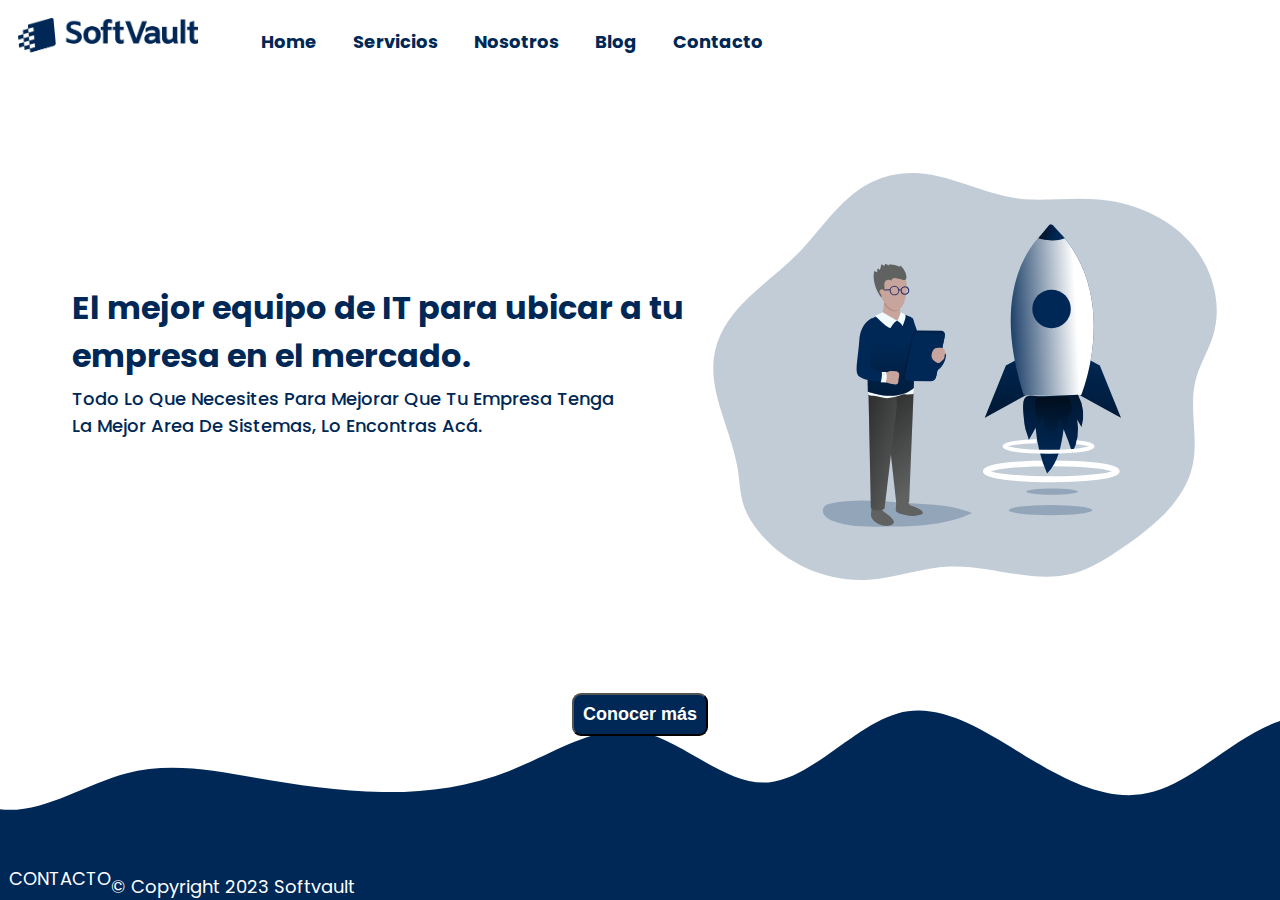
<file: index.html>
<!DOCTYPE html>
<html lang="es">
  <head>
    <meta charset="UTF-8" />
    <meta name="description" content="Empresa que brinda servicios de IT" />
    <meta
      name="keywords"
      content="SERVICIOS, IT, TECNOLOGIA, PERSONAL, HERRAMIENTAS DE IT, servicios tecnicos informaticos srl, servicio it que es,
      servicios y herramientas de oficina virtual, servicios tecnicos informaticos srl"
    />
    <meta name="viewport" content="width=device-width, initial-scale=1" />

    <link rel="shortcut icon" href="image/pngicon.png" />
    <link
      rel="stylesheet"
      href="https://cdnjs.cloudflare.com/ajax/libs/font-awesome/6.4.0/css/all.min.css"
      integrity="sha512-iecdLmaskl7CVkqkXNQ/ZH/XLlvWZOJyj7Yy7tcenmpD1ypASozpmT/E0iPtmFIB46ZmdtAc9eNBvH0H/ZpiBw=="
      crossorigin="anonymous"
      referrerpolicy="no-referrer"
    />
    <link rel="stylesheet" href="css/styles.css" />
    <link
      href="https://fonts.googleapis.com/css2?family=Poppins:wght@300;500;700&display=swap"
      rel="stylesheet"
    />

    <title>Softvault</title>
  </head>
  <body>
    <div class="GridConteinerMain">
      <header class="navbar">
        <a class="ImgLogoConteiner" href="index.html">
          <img class="imgLogo" src="Image/Logo.png" alt="LOGO" />
        </a>
        <nav class="NavOrder">
          <ul class="ulLink">
            <li class="nav-link">
              <a class="link" href="index.html">Home</a>
            </li>
            <li class="nav-link">
              <a class="link" href="PAGES/Servicios.html">Servicios</a>
            </li>
            <li class="nav-link">
              <a class="link" href="PAGES/Nosotros.html">Nosotros</a>
            </li>
            <li class="nav-link">
              <a class="link" href="PAGES/Blog.html">Blog</a>
            </li>
            <li class="nav-link">
              <a class="link" href="PAGES/contacto.html">Contacto</a>
            </li>
          </ul>
        </nav>
      </header>
      <div class="titulo-main">
        <h2 class="EstiloTitulo">
          El mejor equipo de IT para ubicar a tu empresa en el mercado.
        </h2>
      </div>
      <div class="Div2">
        <h3 class="Descripcion">
          Todo lo que necesites para mejorar que tu empresa tenga la mejor area
          de sistemas, lo encontras acá.
        </h3>
      </div>
      <div class="ImagenMain">
        <img
          src="Image/Main-ima.svg"
          id="Imagen1"
          alt="Ingeniero observando cohete"
        />
      </div>

      <div class="Boton">
        <a href="PAGES/contacto.html"
          ><button class="boton">Conocer más</button>
        </a>
      </div>
      <footer class="footer">
        <div class="redes">
          <a
            class="whatsapp"
            href="https://api.whatsapp.com/send/?phone=5493515054651&text&type=phone_number&app_absent=0"
            ><i class="fa-brands fa-whatsapp fa-lg"></i
          ></a>
          <a
            class="linkedin"
            href="https://www.linkedin.com/company/softvault-sas/about/"
            ><i class="fa-brands fa-linkedin fa-lg"></i
          ></a>
          <a class="contacto" href="pages/contacto.html">CONTACTO</a>
        </div>
        <div class="copy">&copy; Copyright 2023 Softvault</div>
      </footer>
    </div>
  </body>
</html>
</file>
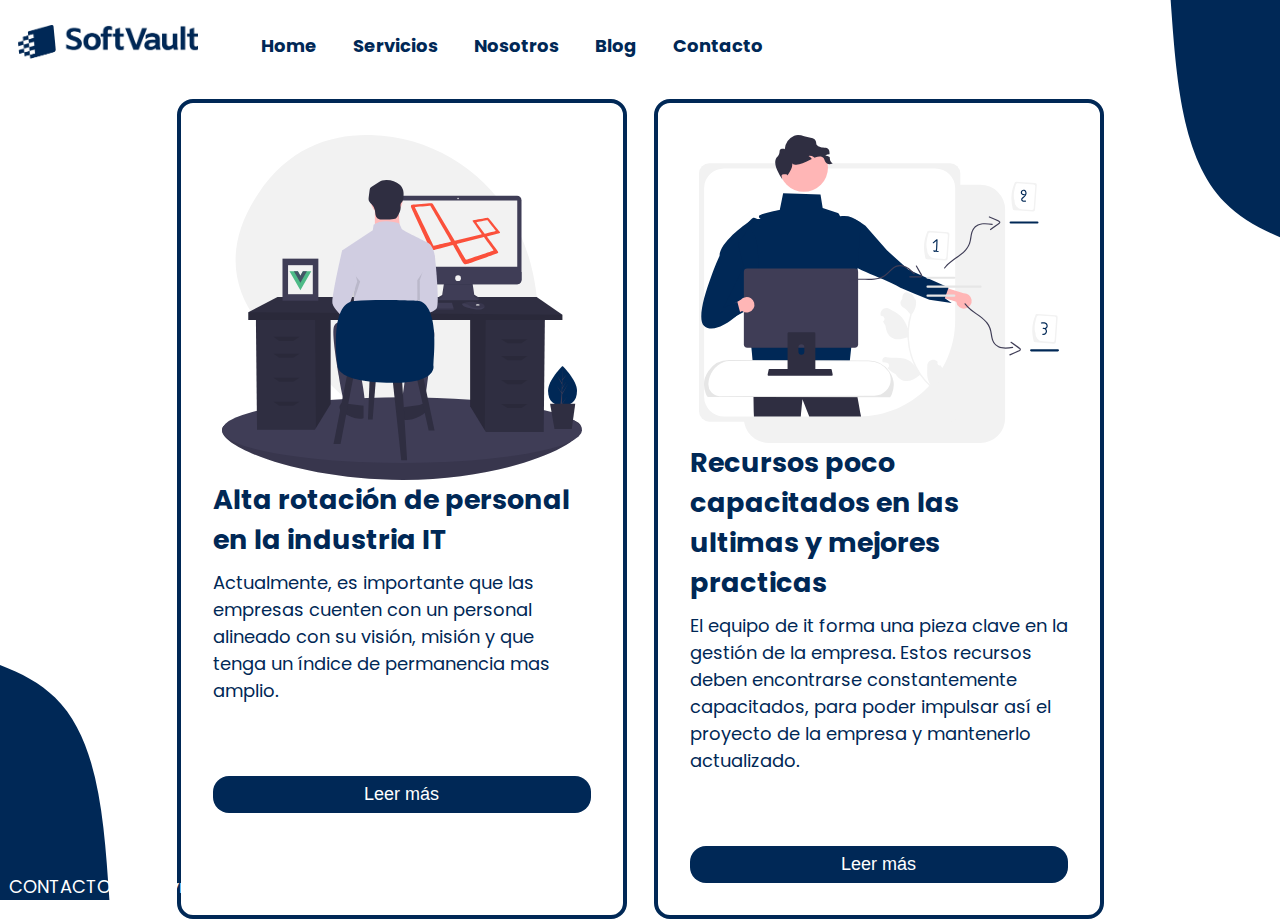
<file: PAGES/Blog.html>
<head>
  <meta charset="UTF-8" />
  <meta name="viewport" content="width=device-width, initial-scale=1.0" />
  <meta name="description" content="Empresa que brinda servicios de IT" />
  <meta
  name="keywords"
  content="SERVICIOS, IT, TECNOLOGIA, PERSONAL, HERRAMIENTAS DE IT, servicios tecnicos informaticos srl, servicio it que es,
  servicios y herramientas de oficina virtual, servicios tecnicos informaticos srl"
/>
  <link rel="shortcut icon" href="../image/pngicon.png" />
  <link
    rel="stylesheet"
    href="https://cdnjs.cloudflare.com/ajax/libs/font-awesome/6.4.0/css/all.min.css"
    integrity="sha512-iecdLmaskl7CVkqkXNQ/ZH/XLlvWZOJyj7Yy7tcenmpD1ypASozpmT/E0iPtmFIB46ZmdtAc9eNBvH0H/ZpiBw=="
    crossorigin="anonymous"
    referrerpolicy="no-referrer"
  />
  <link rel="stylesheet" href="../css/styles.css" />
  <link
    href="https://fonts.googleapis.com/css2?family=Poppins:wght@300;500;700&display=swap"
    rel="stylesheet"
  />
  <title>Blog</title>
</head>
<body>
  <div class="GridConteinerBlog">
    <header class="navbar">
      <a class="ImgLogoConteiner" href="../index.html">
        <img class="imgLogo" src="../Image/Logo.png" alt="LOGO" />
      </a>
      <nav class="NavOrder">
        <ul class="ulLink">
          <li class="nav-link">
            <a class="link" href="../index.html">Home</a>
          </li>
          <li class="nav-link">
            <a class="link" href="Servicios.html">Servicios</a>
          </li>
          <li class="nav-link">
            <a class="link" href="Nosotros.html">Nosotros</a>
          </li>
          <li class="nav-link">
            <a class="link" href="Blog.html">Blog</a>
          </li>
          <li class="nav-link">
            <a class="link" href="contacto.html">Contacto</a>
          </li>
        </ul>
      </nav>
    </header>
    <section>
      <article>
        <h2>Alta rotación de personal en la industria IT</h2>
        <p>
          Actualmente, es importante que las empresas cuenten con un personal alineado con su visión, misión y que tenga un índice de permanencia mas amplio.
        </p>
        <img src="../Image/Blog3.svg" alt="programador" />
        <button>Leer más</button>
      </article>

      <article>
        <h2>Recursos poco capacitados en las ultimas y mejores practicas</h2>
        <p>
          El equipo de it forma una pieza clave en la gestión de la empresa. Estos recursos deben encontrarse constantemente capacitados, para poder impulsar así el proyecto de la empresa y mantenerlo actualizado.
        </p>
        <img src="../Image/Blog2.svg" alt="Joven en computadora creando mapa mental" />
        <button>Leer más</button>
      </article>
<!-- 
      <article>
        <h2>Lorem, ipsum dolor.</h2>
        <p>
          Lorem ipsum dolor sit amet consectetur adipisicing elit. Labore qui
          tenetur dolorem est commodi!
        </p>
        <img src="../Image/Blog1.svg" alt="" />
        <button>COMPRAR</button>
      </article> -->
    </section>
      <footer class="footer">
        <div class="redes">
          <a
            class="whatsapp"
            href="https://api.whatsapp.com/send/?phone=5493515054651&text&type=phone_number&app_absent=0"
            ><i class="fa-brands fa-whatsapp fa-lg"></i
          ></a>
          <a
            class="linkedin"
            href="https://www.linkedin.com/company/softvault-sas/about/"
            ><i class="fa-brands fa-linkedin fa-lg"></i
          ></a>
          <a class="contacto" href="pages/contacto.html">CONTACTO</a>
        </div>
        <div class="copy">&copy; Copyright 2023 Softvault</div>
      </footer>
  </body>
</html>
</file>
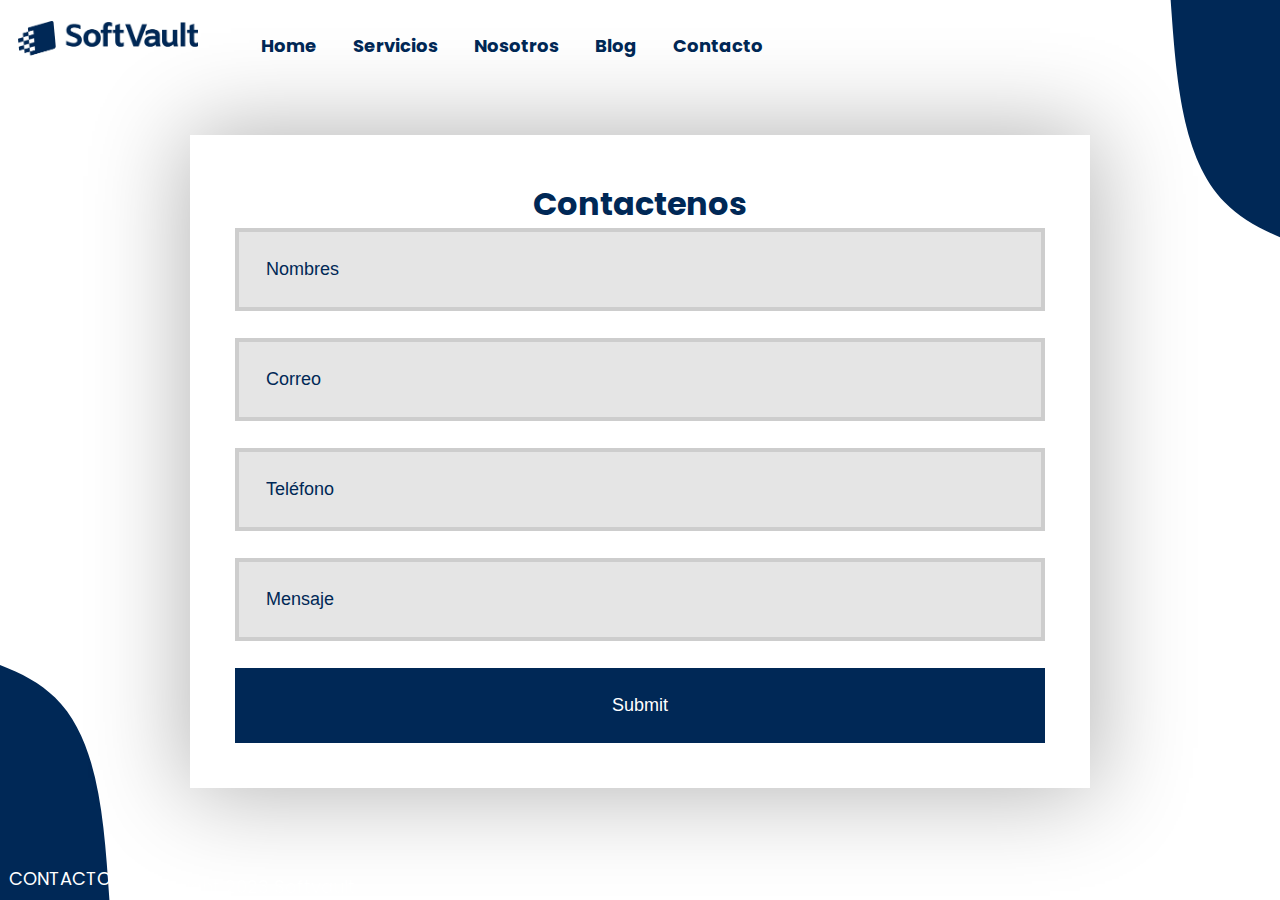
<file: PAGES/contacto.html>
<!DOCTYPE html>
<html lang="es">
  <head>
    <meta charset="UTF-8" />
    <meta name="viewport" content="width=device-width, initial-scale=1.0" />
    <meta
      name="keywords"
      content="SERVICIOS, IT, TECNOLOGIA, PERSONAL, HERRAMIENTAS DE IT, servicios tecnicos informaticos srl, servicio it que es,
    servicios y herramientas de oficina virtual, servicios tecnicos informaticos srl"
    />
    <meta
      name="keywords"
      content="SERVICIOS, IT, TECNOLOGIA, PERSONAL, HERRAMIENTAS DE IT"
    />
    <link rel="shortcut icon" href="../Image/pngicon.png" />
    <link
      rel="stylesheet"
      href="https://cdnjs.cloudflare.com/ajax/libs/font-awesome/6.4.0/css/all.min.css"
      integrity="sha512-iecdLmaskl7CVkqkXNQ/ZH/XLlvWZOJyj7Yy7tcenmpD1ypASozpmT/E0iPtmFIB46ZmdtAc9eNBvH0H/ZpiBw=="
      crossorigin="anonymous"
      referrerpolicy="no-referrer"
    />
    <link rel="stylesheet" href="../css/styles.css" />
    <link
      href="https://fonts.googleapis.com/css2?family=Poppins:wght@300;500;700&display=swap"
      rel="stylesheet"
    />

    <title>Contacto</title>
  </head>
  <body>
    <div class="GridConteinerContacto">
      <header>
        <a href="index.html"
          ><img class="imgLogo" src="../Image/Logo.png" alt="LOGO"
        /></a>
        <nav>
          <ul>
            <li class="nav-link">
              <a class="link" href="../index.html">Home</a>
            </li>
            <li class="nav-link">
              <a class="link" href="Servicios.html">Servicios</a>
            </li>
            <li class="nav-link">
              <a class="link" href="Nosotros.html">Nosotros</a>
            </li>
            <li class="nav-link"><a class="link" href="Blog.html">Blog</a></li>
            <li class="nav-link">
              <a class="link" href="contacto.html">Contacto</a>
            </li>
          </ul>
        </nav>
      </header>

      <form action="" class="formulario">
        <h1 class="formulario__titulo">Contactenos</h1>
        <input type="text" class="formulario__input" value="Nombres" />
        <input type="text" class="formulario__input" value="Correo" />
        <input type="text" class="formulario__input" value="Teléfono" />
        <input type="text" class="formulario__input" value="Mensaje" />

        <input type="submit" class="formulario__submit" />
      </form>

      <footer class="footer">
        <div class="redes">
          <a
            class="whatsapp"
            href="https://api.whatsapp.com/send/?phone=5493515054651&text&type=phone_number&app_absent=0"
            ><i class="fa-brands fa-whatsapp fa-lg"></i
          ></a>
          <a
            class="linkedin"
            href="https://www.linkedin.com/company/softvault-sas/about/"
            ><i class="fa-brands fa-linkedin fa-lg"></i
          ></a>
          <a class="contacto" href="pages/contacto.html">CONTACTO</a>
        </div>
        <div class="copy">&copy; Copyright 2023 Softvault</div>
      </footer>
    </div>
  </body>
</html>
</file>
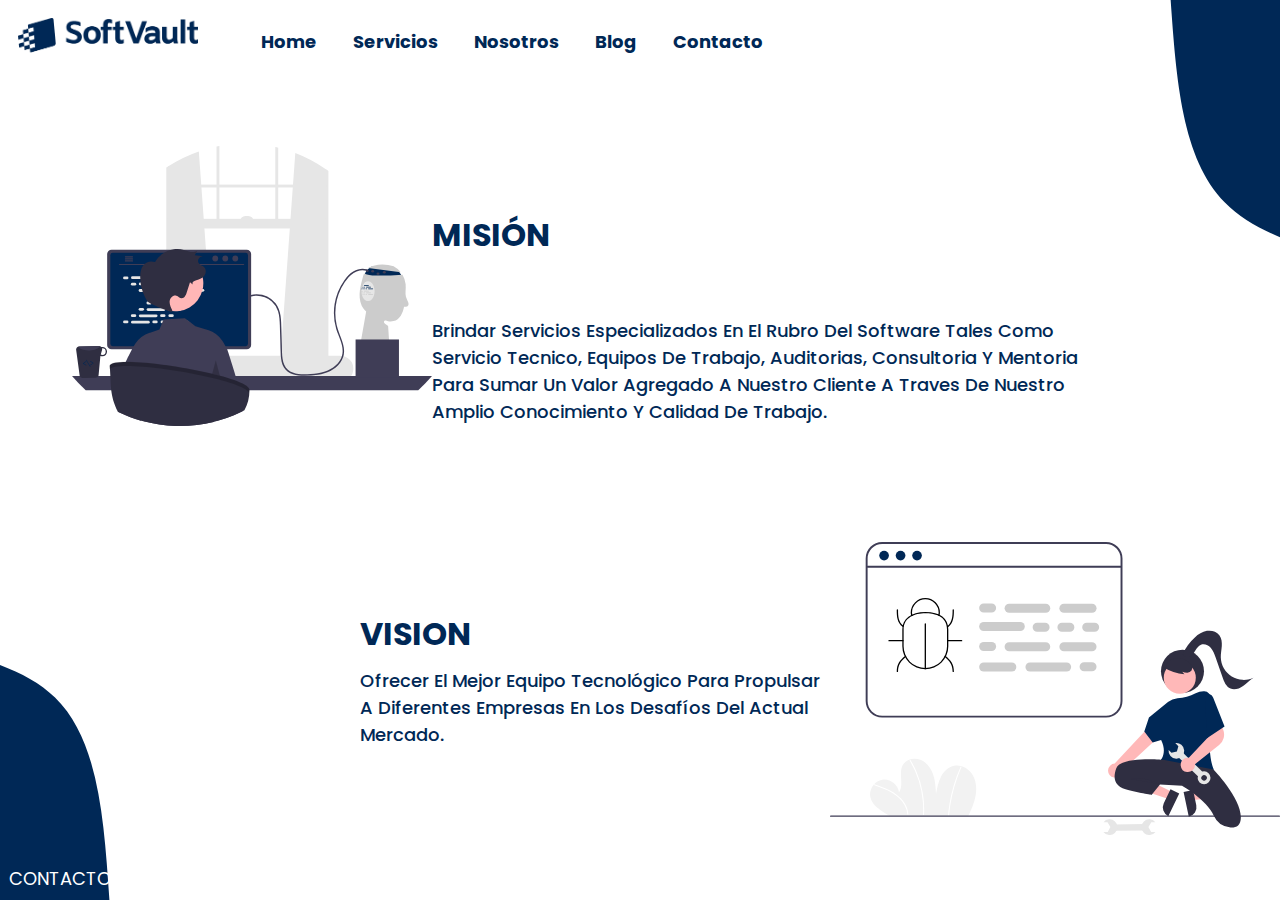
<file: PAGES/Nosotros.html>
<!DOCTYPE html>
<html lang="es">
  <head>
    <meta charset="UTF-8" />
    <meta name="viewport" content="width=device-width, initial-scale=1.0" />
    <meta
      name="keywords"
      content="SERVICIOS, IT, TECNOLOGIA, PERSONAL, HERRAMIENTAS DE IT, servicios tecnicos informaticos srl, servicio it que es,
      servicios y herramientas de oficina virtual, servicios tecnicos informaticos srl"
    />
    <meta
      name="keywords"
      content="SERVICIOS, IT, TECNOLOGIA, PERSONAL, HERRAMIENTAS DE IT"
    />
    <link rel="shortcut icon" href="../image/pngicon.png" />
    <link
      rel="stylesheet"
      href="https://cdnjs.cloudflare.com/ajax/libs/font-awesome/6.4.0/css/all.min.css"
      integrity="sha512-iecdLmaskl7CVkqkXNQ/ZH/XLlvWZOJyj7Yy7tcenmpD1ypASozpmT/E0iPtmFIB46ZmdtAc9eNBvH0H/ZpiBw=="
      crossorigin="anonymous"
      referrerpolicy="no-referrer"
    />
    <link rel="stylesheet" href="../css/styles.css" />
    <link
      href="https://fonts.googleapis.com/css2?family=Poppins:wght@300;500;700&display=swap"
      rel="stylesheet"
    />
    <title>Sobre nosotros</title>
  </head>
  <body>
    <div class="GridConteinerNosotros">
      <header class="navbar">
        <a class="ImgLogoConteiner" href="../index.html">
          <img class="imgLogo" src="../Image/Logo.png" alt="LOGO" />
        </a>
        <nav class="NavOrder">
          <ul class="ulLink">
            <li class="nav-link">
              <a class="link" href="../index.html">Home</a>
            </li>
            <li class="nav-link">
              <a class="link" href="Servicios.html">Servicios</a>
            </li>
            <li class="nav-link">
              <a class="link" href="Nosotros.html">Nosotros</a>
            </li>
            <li class="nav-link">
              <a class="link" href="Blog.html">Blog</a>
            </li>
            <li class="nav-link">
              <a class="link" href="contacto.html">Contacto</a>
            </li>
          </ul>
        </nav>
      </header>
      <div class="TituloMision">
        <h2 class="EstiloTituloMision">MISIÓN</h2>
      </div>
      <div class="DescripcionMision">
        <h3 class="EstiloDescripcionMision">
          Brindar servicios especializados en el rubro del software tales como
          servicio tecnico, equipos de trabajo, auditorias, consultoria y
          mentoria para sumar un valor agregado a nuestro cliente a traves de
          nuestro amplio conocimiento y calidad de trabajo.
        </h3>
      </div>
      <div class="ImagenMision">
        <img
          src="../Image/Mision.svg"
          id="Imagen1"
          alt="Joven programando frente a computadora"
        />
      </div>

      <div class="ImagenVision">
        <img
          src="../Image/Vision.svg"
          id="Imagen2"
          alt="Ingeniera con herramientas"
        />
      </div>
      <div class="TituloVision">
        <h2 class="EstiloTituloVision">VISION</h2>
      </div>
      <div class="DescripcionVision">
        <h3 class="EstiloDescripcionVision">
          Ofrecer el mejor equipo tecnológico para propulsar a diferentes
          empresas en los desafíos del actual mercado.
        </h3>
      </div>
      <footer class="footer">
        <div class="redes">
          <a
            class="whatsapp"
            href="https://api.whatsapp.com/send/?phone=5493515054651&text&type=phone_number&app_absent=0"
            ><i class="fa-brands fa-whatsapp fa-lg"></i
          ></a>
          <a
            class="linkedin"
            href="https://www.linkedin.com/company/softvault-sas/about/"
            ><i class="fa-brands fa-linkedin fa-lg"></i
          ></a>
          <a class="contacto" href="contacto.html">CONTACTO</a>
        </div>
        <div class="copy">&copy; Copyright 2023 Softvault</div>
      </footer>
    </div>
  </body>
</html>
</file>
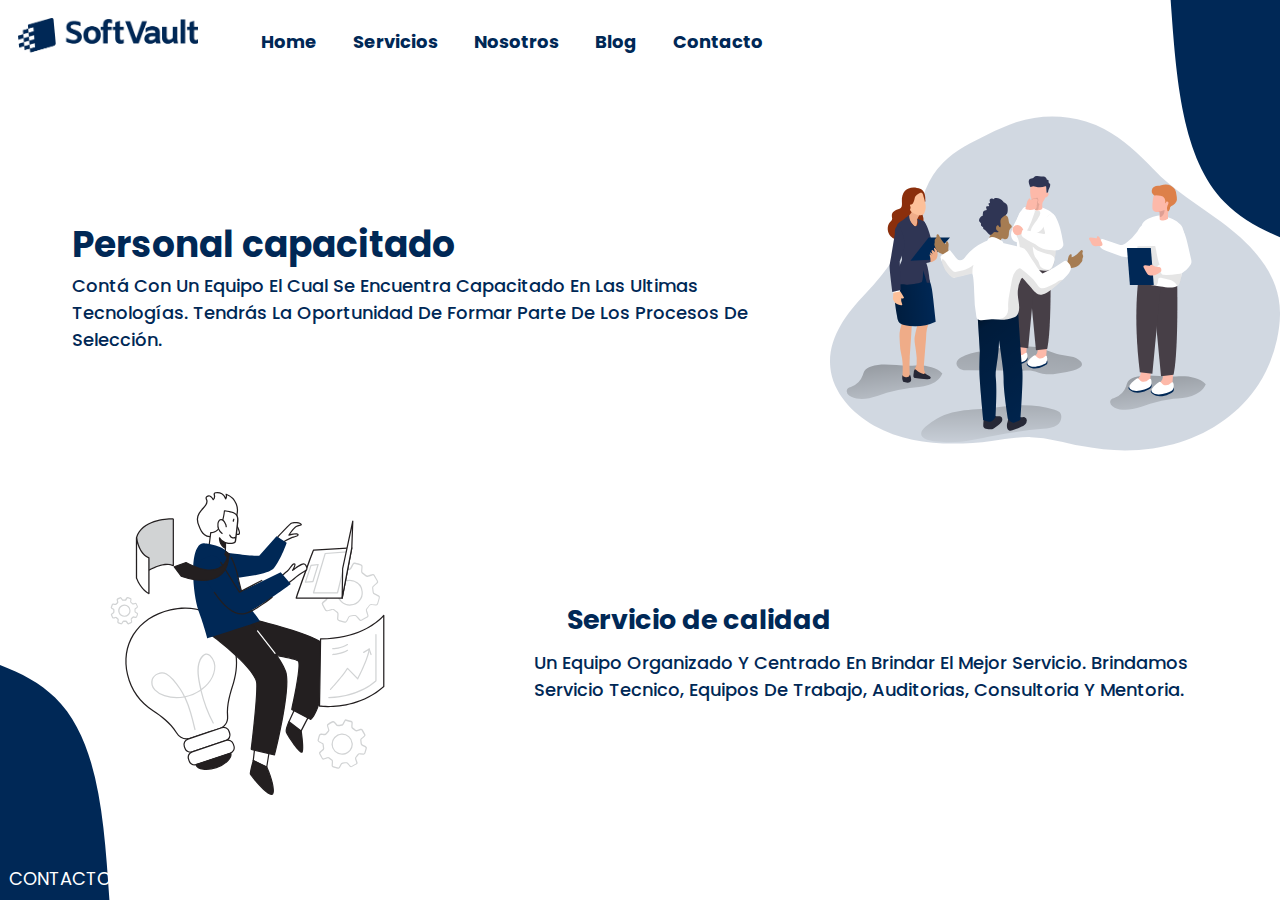
<file: PAGES/Servicios.html>
<!DOCTYPE html>
<html lang="es">
  <head>
    <meta charset="UTF-8" />
    <meta name="viewport" content="width=device-width, initial-scale=1.0" />
    <meta
      name="keywords"
      content="SERVICIOS, IT, TECNOLOGIA, PERSONAL, HERRAMIENTAS DE IT, servicios tecnicos informaticos srl, servicio it que es,
      servicios y herramientas de oficina virtual, servicios tecnicos informaticos srl"
    />
    <meta
      name="keywords"
      content="SERVICIOS, IT, TECNOLOGIA, PERSONAL, HERRAMIENTAS DE IT"
    />
    <link rel="shortcut icon" href="../image/pngicon.png" />
    <link
      rel="stylesheet"
      href="https://cdnjs.cloudflare.com/ajax/libs/font-awesome/6.4.0/css/all.min.css"
      integrity="sha512-iecdLmaskl7CVkqkXNQ/ZH/XLlvWZOJyj7Yy7tcenmpD1ypASozpmT/E0iPtmFIB46ZmdtAc9eNBvH0H/ZpiBw=="
      crossorigin="anonymous"
      referrerpolicy="no-referrer"
    />
    <link rel="stylesheet" href="../css/styles.css" />
    <link
      href="https://fonts.googleapis.com/css2?family=Poppins:wght@300;500;700&display=swap"
      rel="stylesheet"
    />
    <title>Servicios</title>
  </head>
  <body>
    <div class="GridConteinerServicios">
      <header class="navbar">
        <a class="ImgLogoConteiner" href="../index.html">
          <img class="imgLogo" src="../Image/Logo.png" alt="LOGO" />
        </a>
        <nav class="NavOrder">
          <ul class="ulLink">
            <li class="nav-link">
              <a class="link" href="../index.html">Home</a>
            </li>
            <li class="nav-link">
              <a class="link" href="Servicios.html">Servicios</a>
            </li>
            <li class="nav-link">
              <a class="link" href="Nosotros.html">Nosotros</a>
            </li>
            <li class="nav-link">
              <a class="link" href="Blog.html">Blog</a>
            </li>
            <li class="nav-link">
              <a class="link" href="contacto.html">Contacto</a>
            </li>
          </ul>
        </nav>
      </header>
      <div class="TituloServicios">
        <h2 class="EstiloTituloServicios">Personal capacitado</h2>
      </div>
      <div class="DescripcionServicios">
        <h3 class="EstiloDescripcionServicios">
          Contá con un equipo el cual se encuentra capacitado en las ultimas
          tecnologías. Tendrás la oportunidad de formar parte de los procesos de
          selección.
        </h3>
      </div>
      <div class="ImagenMainServicios">
        <img
          src="../Image/ImgServicios1.svg"
          id="Imagen1"
          alt="Personas dialogando sobre trabajo"
        />
      </div>

      <div class="ImagenServicios">
        <img
          src="../Image/ImgServicios3.svg"
          id="Imagen2"
          alt="Hombre trabajando"
        />
      </div>
      <div class="TituloServicios2">
        <h2 class="EstiloTituloServicios2">Servicio de calidad</h2>
      </div>
      <div class="DescripcionServicios2">
        <h3 class="EstiloDescripcionServicios2">
          Un equipo organizado y centrado en brindar el mejor servicio.
          Brindamos servicio tecnico, equipos de trabajo, auditorias,
          consultoria y mentoria.
        </h3>
      </div>
      <footer class="footer">
        <div class="redes">
          <a
            class="whatsapp"
            href="https://api.whatsapp.com/send/?phone=5493515054651&text&type=phone_number&app_absent=0"
            ><i class="fa-brands fa-whatsapp fa-lg"></i
          ></a>
          <a
            class="linkedin"
            href="https://www.linkedin.com/company/softvault-sas/about/"
            ><i class="fa-brands fa-linkedin fa-lg"></i
          ></a>
          <a class="contacto" href="contacto.html">CONTACTO</a>
        </div>
        <div class="copy">&copy; Copyright 2023 Softvault</div>
      </footer>
    </div>
  </body>
</html>
</file>
<file: css/styles.css>
* {
  margin: 0;
  padding: 0;
}

body {
  font-family: "Poppins", sans-serif;
  color: #002856;
  background-repeat: no-repeat;
  background-size: contain;
  background-position: center;
}
@media (min-width: 300px) and (max-width: 1200px) {
  body .GridConteinerMain {
    display: grid;
    background-image: url("../Image/wave-haikei.svg");
    background-repeat: no-repeat;
    background-size: cover;
    grid-template-columns: repeat(3, 1fr);
    grid-template-rows: 0.1fr 0.6fr 0.6fr 0.6fr 0.6fr 0.9fr;
    grid-template-areas: "nav nav nav" "media media media" "text text text" "text2 text2 text2" "boton boton boton" "footer footer footer";
  }
  body .GridConteinerServicios {
    display: grid;
    background-image: url("../Image/wave-haikei.svg");
    min-height: 100vh;
    background-repeat: no-repeat;
    background-size: cover;
    background-position: center;
    grid-template-columns: repeat(3, 1fr);
    grid-template-rows: 0.1fr 0.2fr 0.1fr 0.2fr 0.2fr 0.1fr 0.2fr 0.6fr;
    grid-template-areas: "nav nav nav" "media media media" "text text text" "text2 text2 text2" "media2 media2 media2" "text3 text3 text3" "text4 text4 text4" "footer footer footer";
  }
  body .GridConteinerNosotros {
    display: grid;
    background-image: url("../Image/wave-haikei.svg");
    min-height: 100vh;
    background-repeat: no-repeat;
    background-size: cover;
    background-position: center;
    grid-template-columns: repeat(3, 1fr);
    grid-template-rows: 0.1fr 0.2fr 0.1fr 0.2fr 0.2fr 0.1fr 0.2fr 0.6fr;
    grid-template-areas: "nav nav nav" "media media media" "text text text" "text2 text2 text2" "media2 media2 media2" "text3 text3 text3" "text4 text4 text4" "footer footer footer";
  }
  body .GridConteinerBlog {
    display: grid;
    background-image: url("../Image/wave-haikei.svg");
    background-repeat: no-repeat;
    background-size: cover;
    background-position: center;
    min-height: 100vh;
    grid-template-columns: repeat(3, 1fr);
    grid-template-rows: 0.1fr 0.2fr 0.2fr 0.3fr 0.2fr 0.6fr;
    grid-template-areas: "nav nav nav" "card card card" "card card card" "card card card" "card card card" "footer footer footer";
  }
  body .GridConteinerContacto {
    display: grid;
    background-image: url("../Image/wave-haikei.svg");
    background-repeat: no-repeat;
    background-size: cover;
    background-position: center;
    min-height: 100vh;
    grid-template-columns: repeat(3, 1fr);
    grid-template-rows: 0.1fr 0.5fr 0.5fr 0.4fr;
    grid-template-areas: "nav nav nav" "form form form" "form form form" "footer footer footer";
  }
}

@media (min-width: 1200px) {
  .GridConteinerServicios {
    display: grid;
    background-image: url("../Image/Fondo.svg");
    background-repeat: no-repeat;
    background-size: cover;
    background-position: center;
    min-height: 100vh;
    grid-template-columns: repeat(3, 1fr);
    grid-template-rows: 0.1fr 0.3fr 0.3fr 0.3fr 0.3fr 0.1fr;
    grid-template-areas: "nav nav nav" "text text media" "text2 text2 media" "media2 text3 text3" "media2 text4 text4" "footer footer footer";
  }
}
.TituloServicios {
  grid-area: text;
  align-self: flex-end;
}
@media (min-width: 300px) and (max-width: 1200px) {
  .TituloServicios {
    align-items: center;
    align-self: flex-start;
    text-align: center;
  }
  .TituloServicios .GridConteinerMain {
    display: grid;
    background-image: url("../Image/wave-haikei.svg");
    background-repeat: no-repeat;
    background-size: cover;
    grid-template-columns: repeat(3, 1fr);
    grid-template-rows: 0.1fr 0.6fr 0.6fr 0.6fr 0.6fr 0.9fr;
    grid-template-areas: "nav nav nav" "media media media" "text text text" "text2 text2 text2" "boton boton boton" "footer footer footer";
  }
  .TituloServicios .GridConteinerServicios {
    display: grid;
    background-image: url("../Image/wave-haikei.svg");
    min-height: 100vh;
    background-repeat: no-repeat;
    background-size: cover;
    background-position: center;
    grid-template-columns: repeat(3, 1fr);
    grid-template-rows: 0.1fr 0.2fr 0.1fr 0.2fr 0.2fr 0.1fr 0.2fr 0.6fr;
    grid-template-areas: "nav nav nav" "media media media" "text text text" "text2 text2 text2" "media2 media2 media2" "text3 text3 text3" "text4 text4 text4" "footer footer footer";
  }
  .TituloServicios .GridConteinerNosotros {
    display: grid;
    background-image: url("../Image/wave-haikei.svg");
    min-height: 100vh;
    background-repeat: no-repeat;
    background-size: cover;
    background-position: center;
    grid-template-columns: repeat(3, 1fr);
    grid-template-rows: 0.1fr 0.2fr 0.1fr 0.2fr 0.2fr 0.1fr 0.2fr 0.6fr;
    grid-template-areas: "nav nav nav" "media media media" "text text text" "text2 text2 text2" "media2 media2 media2" "text3 text3 text3" "text4 text4 text4" "footer footer footer";
  }
  .TituloServicios .GridConteinerBlog {
    display: grid;
    background-image: url("../Image/wave-haikei.svg");
    background-repeat: no-repeat;
    background-size: cover;
    background-position: center;
    min-height: 100vh;
    grid-template-columns: repeat(3, 1fr);
    grid-template-rows: 0.1fr 0.2fr 0.2fr 0.3fr 0.2fr 0.6fr;
    grid-template-areas: "nav nav nav" "card card card" "card card card" "card card card" "card card card" "footer footer footer";
  }
  .TituloServicios .GridConteinerContacto {
    display: grid;
    background-image: url("../Image/wave-haikei.svg");
    background-repeat: no-repeat;
    background-size: cover;
    background-position: center;
    min-height: 100vh;
    grid-template-columns: repeat(3, 1fr);
    grid-template-rows: 0.1fr 0.5fr 0.5fr 0.4fr;
    grid-template-areas: "nav nav nav" "form form form" "form form form" "footer footer footer";
  }
}
.TituloServicios h2 {
  margin-top: 1vh;
  margin-left: 8vh;
  margin-right: 3vh;
  margin-bottom: 0%;
  font-size: 4vh;
}
@media (min-width: 300px) and (max-width: 1200px) {
  .TituloServicios h2 {
    font-size: 3vh;
  }
  .TituloServicios h2 .GridConteinerMain {
    display: grid;
    background-image: url("../Image/wave-haikei.svg");
    background-repeat: no-repeat;
    background-size: cover;
    grid-template-columns: repeat(3, 1fr);
    grid-template-rows: 0.1fr 0.6fr 0.6fr 0.6fr 0.6fr 0.9fr;
    grid-template-areas: "nav nav nav" "media media media" "text text text" "text2 text2 text2" "boton boton boton" "footer footer footer";
  }
  .TituloServicios h2 .GridConteinerServicios {
    display: grid;
    background-image: url("../Image/wave-haikei.svg");
    min-height: 100vh;
    background-repeat: no-repeat;
    background-size: cover;
    background-position: center;
    grid-template-columns: repeat(3, 1fr);
    grid-template-rows: 0.1fr 0.2fr 0.1fr 0.2fr 0.2fr 0.1fr 0.2fr 0.6fr;
    grid-template-areas: "nav nav nav" "media media media" "text text text" "text2 text2 text2" "media2 media2 media2" "text3 text3 text3" "text4 text4 text4" "footer footer footer";
  }
  .TituloServicios h2 .GridConteinerNosotros {
    display: grid;
    background-image: url("../Image/wave-haikei.svg");
    min-height: 100vh;
    background-repeat: no-repeat;
    background-size: cover;
    background-position: center;
    grid-template-columns: repeat(3, 1fr);
    grid-template-rows: 0.1fr 0.2fr 0.1fr 0.2fr 0.2fr 0.1fr 0.2fr 0.6fr;
    grid-template-areas: "nav nav nav" "media media media" "text text text" "text2 text2 text2" "media2 media2 media2" "text3 text3 text3" "text4 text4 text4" "footer footer footer";
  }
  .TituloServicios h2 .GridConteinerBlog {
    display: grid;
    background-image: url("../Image/wave-haikei.svg");
    background-repeat: no-repeat;
    background-size: cover;
    background-position: center;
    min-height: 100vh;
    grid-template-columns: repeat(3, 1fr);
    grid-template-rows: 0.1fr 0.2fr 0.2fr 0.3fr 0.2fr 0.6fr;
    grid-template-areas: "nav nav nav" "card card card" "card card card" "card card card" "card card card" "footer footer footer";
  }
  .TituloServicios h2 .GridConteinerContacto {
    display: grid;
    background-image: url("../Image/wave-haikei.svg");
    background-repeat: no-repeat;
    background-size: cover;
    background-position: center;
    min-height: 100vh;
    grid-template-columns: repeat(3, 1fr);
    grid-template-rows: 0.1fr 0.5fr 0.5fr 0.4fr;
    grid-template-areas: "nav nav nav" "form form form" "form form form" "footer footer footer";
  }
}

.DescripcionServicios {
  grid-area: text2;
  align-self: flex-start;
}
.DescripcionServicios h3 {
  text-transform: capitalize;
  font-size: 2vh;
  font-weight: 500;
  margin-left: 8vh;
  margin-right: 8vh;
  margin-bottom: 1vh;
}
@media (min-width: 300px) and (max-width: 1200px) {
  .DescripcionServicios h3 {
    font-size: 2vh;
  }
  .DescripcionServicios h3 .GridConteinerMain {
    display: grid;
    background-image: url("../Image/wave-haikei.svg");
    background-repeat: no-repeat;
    background-size: cover;
    grid-template-columns: repeat(3, 1fr);
    grid-template-rows: 0.1fr 0.6fr 0.6fr 0.6fr 0.6fr 0.9fr;
    grid-template-areas: "nav nav nav" "media media media" "text text text" "text2 text2 text2" "boton boton boton" "footer footer footer";
  }
  .DescripcionServicios h3 .GridConteinerServicios {
    display: grid;
    background-image: url("../Image/wave-haikei.svg");
    min-height: 100vh;
    background-repeat: no-repeat;
    background-size: cover;
    background-position: center;
    grid-template-columns: repeat(3, 1fr);
    grid-template-rows: 0.1fr 0.2fr 0.1fr 0.2fr 0.2fr 0.1fr 0.2fr 0.6fr;
    grid-template-areas: "nav nav nav" "media media media" "text text text" "text2 text2 text2" "media2 media2 media2" "text3 text3 text3" "text4 text4 text4" "footer footer footer";
  }
  .DescripcionServicios h3 .GridConteinerNosotros {
    display: grid;
    background-image: url("../Image/wave-haikei.svg");
    min-height: 100vh;
    background-repeat: no-repeat;
    background-size: cover;
    background-position: center;
    grid-template-columns: repeat(3, 1fr);
    grid-template-rows: 0.1fr 0.2fr 0.1fr 0.2fr 0.2fr 0.1fr 0.2fr 0.6fr;
    grid-template-areas: "nav nav nav" "media media media" "text text text" "text2 text2 text2" "media2 media2 media2" "text3 text3 text3" "text4 text4 text4" "footer footer footer";
  }
  .DescripcionServicios h3 .GridConteinerBlog {
    display: grid;
    background-image: url("../Image/wave-haikei.svg");
    background-repeat: no-repeat;
    background-size: cover;
    background-position: center;
    min-height: 100vh;
    grid-template-columns: repeat(3, 1fr);
    grid-template-rows: 0.1fr 0.2fr 0.2fr 0.3fr 0.2fr 0.6fr;
    grid-template-areas: "nav nav nav" "card card card" "card card card" "card card card" "card card card" "footer footer footer";
  }
  .DescripcionServicios h3 .GridConteinerContacto {
    display: grid;
    background-image: url("../Image/wave-haikei.svg");
    background-repeat: no-repeat;
    background-size: cover;
    background-position: center;
    min-height: 100vh;
    grid-template-columns: repeat(3, 1fr);
    grid-template-rows: 0.1fr 0.5fr 0.5fr 0.4fr;
    grid-template-areas: "nav nav nav" "form form form" "form form form" "footer footer footer";
  }
}

.ImagenMainServicios {
  grid-area: media;
}
@media (min-width: 300px) and (max-width: 1200px) {
  .ImagenMainServicios {
    align-items: center;
    justify-content: center;
  }
  .ImagenMainServicios .GridConteinerMain {
    display: grid;
    background-image: url("../Image/wave-haikei.svg");
    background-repeat: no-repeat;
    background-size: cover;
    grid-template-columns: repeat(3, 1fr);
    grid-template-rows: 0.1fr 0.6fr 0.6fr 0.6fr 0.6fr 0.9fr;
    grid-template-areas: "nav nav nav" "media media media" "text text text" "text2 text2 text2" "boton boton boton" "footer footer footer";
  }
  .ImagenMainServicios .GridConteinerServicios {
    display: grid;
    background-image: url("../Image/wave-haikei.svg");
    min-height: 100vh;
    background-repeat: no-repeat;
    background-size: cover;
    background-position: center;
    grid-template-columns: repeat(3, 1fr);
    grid-template-rows: 0.1fr 0.2fr 0.1fr 0.2fr 0.2fr 0.1fr 0.2fr 0.6fr;
    grid-template-areas: "nav nav nav" "media media media" "text text text" "text2 text2 text2" "media2 media2 media2" "text3 text3 text3" "text4 text4 text4" "footer footer footer";
  }
  .ImagenMainServicios .GridConteinerNosotros {
    display: grid;
    background-image: url("../Image/wave-haikei.svg");
    min-height: 100vh;
    background-repeat: no-repeat;
    background-size: cover;
    background-position: center;
    grid-template-columns: repeat(3, 1fr);
    grid-template-rows: 0.1fr 0.2fr 0.1fr 0.2fr 0.2fr 0.1fr 0.2fr 0.6fr;
    grid-template-areas: "nav nav nav" "media media media" "text text text" "text2 text2 text2" "media2 media2 media2" "text3 text3 text3" "text4 text4 text4" "footer footer footer";
  }
  .ImagenMainServicios .GridConteinerBlog {
    display: grid;
    background-image: url("../Image/wave-haikei.svg");
    background-repeat: no-repeat;
    background-size: cover;
    background-position: center;
    min-height: 100vh;
    grid-template-columns: repeat(3, 1fr);
    grid-template-rows: 0.1fr 0.2fr 0.2fr 0.3fr 0.2fr 0.6fr;
    grid-template-areas: "nav nav nav" "card card card" "card card card" "card card card" "card card card" "footer footer footer";
  }
  .ImagenMainServicios .GridConteinerContacto {
    display: grid;
    background-image: url("../Image/wave-haikei.svg");
    background-repeat: no-repeat;
    background-size: cover;
    background-position: center;
    min-height: 100vh;
    grid-template-columns: repeat(3, 1fr);
    grid-template-rows: 0.1fr 0.5fr 0.5fr 0.4fr;
    grid-template-areas: "nav nav nav" "form form form" "form form form" "footer footer footer";
  }
}
.ImagenMainServicios img {
  width: 50vh;
}
@media (min-width: 300px) and (max-width: 1200px) {
  .ImagenMainServicios img {
    width: 60vh;
    justify-content: center;
    align-items: center;
    margin-left: 10vh;
    margin-top: 5vh;
  }
  .ImagenMainServicios img .GridConteinerMain {
    display: grid;
    background-image: url("../Image/wave-haikei.svg");
    background-repeat: no-repeat;
    background-size: cover;
    grid-template-columns: repeat(3, 1fr);
    grid-template-rows: 0.1fr 0.6fr 0.6fr 0.6fr 0.6fr 0.9fr;
    grid-template-areas: "nav nav nav" "media media media" "text text text" "text2 text2 text2" "boton boton boton" "footer footer footer";
  }
  .ImagenMainServicios img .GridConteinerServicios {
    display: grid;
    background-image: url("../Image/wave-haikei.svg");
    min-height: 100vh;
    background-repeat: no-repeat;
    background-size: cover;
    background-position: center;
    grid-template-columns: repeat(3, 1fr);
    grid-template-rows: 0.1fr 0.2fr 0.1fr 0.2fr 0.2fr 0.1fr 0.2fr 0.6fr;
    grid-template-areas: "nav nav nav" "media media media" "text text text" "text2 text2 text2" "media2 media2 media2" "text3 text3 text3" "text4 text4 text4" "footer footer footer";
  }
  .ImagenMainServicios img .GridConteinerNosotros {
    display: grid;
    background-image: url("../Image/wave-haikei.svg");
    min-height: 100vh;
    background-repeat: no-repeat;
    background-size: cover;
    background-position: center;
    grid-template-columns: repeat(3, 1fr);
    grid-template-rows: 0.1fr 0.2fr 0.1fr 0.2fr 0.2fr 0.1fr 0.2fr 0.6fr;
    grid-template-areas: "nav nav nav" "media media media" "text text text" "text2 text2 text2" "media2 media2 media2" "text3 text3 text3" "text4 text4 text4" "footer footer footer";
  }
  .ImagenMainServicios img .GridConteinerBlog {
    display: grid;
    background-image: url("../Image/wave-haikei.svg");
    background-repeat: no-repeat;
    background-size: cover;
    background-position: center;
    min-height: 100vh;
    grid-template-columns: repeat(3, 1fr);
    grid-template-rows: 0.1fr 0.2fr 0.2fr 0.3fr 0.2fr 0.6fr;
    grid-template-areas: "nav nav nav" "card card card" "card card card" "card card card" "card card card" "footer footer footer";
  }
  .ImagenMainServicios img .GridConteinerContacto {
    display: grid;
    background-image: url("../Image/wave-haikei.svg");
    background-repeat: no-repeat;
    background-size: cover;
    background-position: center;
    min-height: 100vh;
    grid-template-columns: repeat(3, 1fr);
    grid-template-rows: 0.1fr 0.5fr 0.5fr 0.4fr;
    grid-template-areas: "nav nav nav" "form form form" "form form form" "footer footer footer";
  }
}

.TituloServicios2 {
  grid-area: text3;
  align-self: flex-end;
}
@media (min-width: 300px) and (max-width: 1200px) {
  .TituloServicios2 {
    align-items: center;
    align-self: flex-start;
    text-align: center;
  }
  .TituloServicios2 .GridConteinerMain {
    display: grid;
    background-image: url("../Image/wave-haikei.svg");
    background-repeat: no-repeat;
    background-size: cover;
    grid-template-columns: repeat(3, 1fr);
    grid-template-rows: 0.1fr 0.6fr 0.6fr 0.6fr 0.6fr 0.9fr;
    grid-template-areas: "nav nav nav" "media media media" "text text text" "text2 text2 text2" "boton boton boton" "footer footer footer";
  }
  .TituloServicios2 .GridConteinerServicios {
    display: grid;
    background-image: url("../Image/wave-haikei.svg");
    min-height: 100vh;
    background-repeat: no-repeat;
    background-size: cover;
    background-position: center;
    grid-template-columns: repeat(3, 1fr);
    grid-template-rows: 0.1fr 0.2fr 0.1fr 0.2fr 0.2fr 0.1fr 0.2fr 0.6fr;
    grid-template-areas: "nav nav nav" "media media media" "text text text" "text2 text2 text2" "media2 media2 media2" "text3 text3 text3" "text4 text4 text4" "footer footer footer";
  }
  .TituloServicios2 .GridConteinerNosotros {
    display: grid;
    background-image: url("../Image/wave-haikei.svg");
    min-height: 100vh;
    background-repeat: no-repeat;
    background-size: cover;
    background-position: center;
    grid-template-columns: repeat(3, 1fr);
    grid-template-rows: 0.1fr 0.2fr 0.1fr 0.2fr 0.2fr 0.1fr 0.2fr 0.6fr;
    grid-template-areas: "nav nav nav" "media media media" "text text text" "text2 text2 text2" "media2 media2 media2" "text3 text3 text3" "text4 text4 text4" "footer footer footer";
  }
  .TituloServicios2 .GridConteinerBlog {
    display: grid;
    background-image: url("../Image/wave-haikei.svg");
    background-repeat: no-repeat;
    background-size: cover;
    background-position: center;
    min-height: 100vh;
    grid-template-columns: repeat(3, 1fr);
    grid-template-rows: 0.1fr 0.2fr 0.2fr 0.3fr 0.2fr 0.6fr;
    grid-template-areas: "nav nav nav" "card card card" "card card card" "card card card" "card card card" "footer footer footer";
  }
  .TituloServicios2 .GridConteinerContacto {
    display: grid;
    background-image: url("../Image/wave-haikei.svg");
    background-repeat: no-repeat;
    background-size: cover;
    background-position: center;
    min-height: 100vh;
    grid-template-columns: repeat(3, 1fr);
    grid-template-rows: 0.1fr 0.5fr 0.5fr 0.4fr;
    grid-template-areas: "nav nav nav" "form form form" "form form form" "footer footer footer";
  }
}
.TituloServicios2 h2 {
  font-size: 3vh;
  margin-top: 1vh;
  margin-left: 8vh;
  margin-right: 8vh;
  margin-bottom: 1vh;
}
@media (min-width: 300px) and (max-width: 1200px) {
  .TituloServicios2 h2 {
    margin-top: 0vh;
    margin-left: 8vh;
    margin-right: 8vh;
    margin-bottom: 0vh;
    font-size: 3vh;
  }
  .TituloServicios2 h2 .GridConteinerMain {
    display: grid;
    background-image: url("../Image/wave-haikei.svg");
    background-repeat: no-repeat;
    background-size: cover;
    grid-template-columns: repeat(3, 1fr);
    grid-template-rows: 0.1fr 0.6fr 0.6fr 0.6fr 0.6fr 0.9fr;
    grid-template-areas: "nav nav nav" "media media media" "text text text" "text2 text2 text2" "boton boton boton" "footer footer footer";
  }
  .TituloServicios2 h2 .GridConteinerServicios {
    display: grid;
    background-image: url("../Image/wave-haikei.svg");
    min-height: 100vh;
    background-repeat: no-repeat;
    background-size: cover;
    background-position: center;
    grid-template-columns: repeat(3, 1fr);
    grid-template-rows: 0.1fr 0.2fr 0.1fr 0.2fr 0.2fr 0.1fr 0.2fr 0.6fr;
    grid-template-areas: "nav nav nav" "media media media" "text text text" "text2 text2 text2" "media2 media2 media2" "text3 text3 text3" "text4 text4 text4" "footer footer footer";
  }
  .TituloServicios2 h2 .GridConteinerNosotros {
    display: grid;
    background-image: url("../Image/wave-haikei.svg");
    min-height: 100vh;
    background-repeat: no-repeat;
    background-size: cover;
    background-position: center;
    grid-template-columns: repeat(3, 1fr);
    grid-template-rows: 0.1fr 0.2fr 0.1fr 0.2fr 0.2fr 0.1fr 0.2fr 0.6fr;
    grid-template-areas: "nav nav nav" "media media media" "text text text" "text2 text2 text2" "media2 media2 media2" "text3 text3 text3" "text4 text4 text4" "footer footer footer";
  }
  .TituloServicios2 h2 .GridConteinerBlog {
    display: grid;
    background-image: url("../Image/wave-haikei.svg");
    background-repeat: no-repeat;
    background-size: cover;
    background-position: center;
    min-height: 100vh;
    grid-template-columns: repeat(3, 1fr);
    grid-template-rows: 0.1fr 0.2fr 0.2fr 0.3fr 0.2fr 0.6fr;
    grid-template-areas: "nav nav nav" "card card card" "card card card" "card card card" "card card card" "footer footer footer";
  }
  .TituloServicios2 h2 .GridConteinerContacto {
    display: grid;
    background-image: url("../Image/wave-haikei.svg");
    background-repeat: no-repeat;
    background-size: cover;
    background-position: center;
    min-height: 100vh;
    grid-template-columns: repeat(3, 1fr);
    grid-template-rows: 0.1fr 0.5fr 0.5fr 0.4fr;
    grid-template-areas: "nav nav nav" "form form form" "form form form" "footer footer footer";
  }
}

.DescripcionServicios2 {
  grid-area: text4;
  align-self: flex-start;
}
.DescripcionServicios2 h3 {
  text-transform: capitalize;
  font-size: 2vh;
  font-weight: 500;
  margin-top: 0%;
  margin-left: 5%;
  margin-right: 5%;
  margin-bottom: 1%;
}
@media (min-width: 300px) and (max-width: 1200px) {
  .DescripcionServicios2 h3 {
    font-size: 2vh;
    margin-left: 8vh;
  }
  .DescripcionServicios2 h3 .GridConteinerMain {
    display: grid;
    background-image: url("../Image/wave-haikei.svg");
    background-repeat: no-repeat;
    background-size: cover;
    grid-template-columns: repeat(3, 1fr);
    grid-template-rows: 0.1fr 0.6fr 0.6fr 0.6fr 0.6fr 0.9fr;
    grid-template-areas: "nav nav nav" "media media media" "text text text" "text2 text2 text2" "boton boton boton" "footer footer footer";
  }
  .DescripcionServicios2 h3 .GridConteinerServicios {
    display: grid;
    background-image: url("../Image/wave-haikei.svg");
    min-height: 100vh;
    background-repeat: no-repeat;
    background-size: cover;
    background-position: center;
    grid-template-columns: repeat(3, 1fr);
    grid-template-rows: 0.1fr 0.2fr 0.1fr 0.2fr 0.2fr 0.1fr 0.2fr 0.6fr;
    grid-template-areas: "nav nav nav" "media media media" "text text text" "text2 text2 text2" "media2 media2 media2" "text3 text3 text3" "text4 text4 text4" "footer footer footer";
  }
  .DescripcionServicios2 h3 .GridConteinerNosotros {
    display: grid;
    background-image: url("../Image/wave-haikei.svg");
    min-height: 100vh;
    background-repeat: no-repeat;
    background-size: cover;
    background-position: center;
    grid-template-columns: repeat(3, 1fr);
    grid-template-rows: 0.1fr 0.2fr 0.1fr 0.2fr 0.2fr 0.1fr 0.2fr 0.6fr;
    grid-template-areas: "nav nav nav" "media media media" "text text text" "text2 text2 text2" "media2 media2 media2" "text3 text3 text3" "text4 text4 text4" "footer footer footer";
  }
  .DescripcionServicios2 h3 .GridConteinerBlog {
    display: grid;
    background-image: url("../Image/wave-haikei.svg");
    background-repeat: no-repeat;
    background-size: cover;
    background-position: center;
    min-height: 100vh;
    grid-template-columns: repeat(3, 1fr);
    grid-template-rows: 0.1fr 0.2fr 0.2fr 0.3fr 0.2fr 0.6fr;
    grid-template-areas: "nav nav nav" "card card card" "card card card" "card card card" "card card card" "footer footer footer";
  }
  .DescripcionServicios2 h3 .GridConteinerContacto {
    display: grid;
    background-image: url("../Image/wave-haikei.svg");
    background-repeat: no-repeat;
    background-size: cover;
    background-position: center;
    min-height: 100vh;
    grid-template-columns: repeat(3, 1fr);
    grid-template-rows: 0.1fr 0.5fr 0.5fr 0.4fr;
    grid-template-areas: "nav nav nav" "form form form" "form form form" "footer footer footer";
  }
}

.ImagenServicios {
  grid-area: media2;
}
@media (min-width: 300px) and (max-width: 1200px) {
  .ImagenServicios {
    margin-left: 0%;
    margin-right: 20%;
    margin-bottom: 0%;
  }
  .ImagenServicios .GridConteinerMain {
    display: grid;
    background-image: url("../Image/wave-haikei.svg");
    background-repeat: no-repeat;
    background-size: cover;
    grid-template-columns: repeat(3, 1fr);
    grid-template-rows: 0.1fr 0.6fr 0.6fr 0.6fr 0.6fr 0.9fr;
    grid-template-areas: "nav nav nav" "media media media" "text text text" "text2 text2 text2" "boton boton boton" "footer footer footer";
  }
  .ImagenServicios .GridConteinerServicios {
    display: grid;
    background-image: url("../Image/wave-haikei.svg");
    min-height: 100vh;
    background-repeat: no-repeat;
    background-size: cover;
    background-position: center;
    grid-template-columns: repeat(3, 1fr);
    grid-template-rows: 0.1fr 0.2fr 0.1fr 0.2fr 0.2fr 0.1fr 0.2fr 0.6fr;
    grid-template-areas: "nav nav nav" "media media media" "text text text" "text2 text2 text2" "media2 media2 media2" "text3 text3 text3" "text4 text4 text4" "footer footer footer";
  }
  .ImagenServicios .GridConteinerNosotros {
    display: grid;
    background-image: url("../Image/wave-haikei.svg");
    min-height: 100vh;
    background-repeat: no-repeat;
    background-size: cover;
    background-position: center;
    grid-template-columns: repeat(3, 1fr);
    grid-template-rows: 0.1fr 0.2fr 0.1fr 0.2fr 0.2fr 0.1fr 0.2fr 0.6fr;
    grid-template-areas: "nav nav nav" "media media media" "text text text" "text2 text2 text2" "media2 media2 media2" "text3 text3 text3" "text4 text4 text4" "footer footer footer";
  }
  .ImagenServicios .GridConteinerBlog {
    display: grid;
    background-image: url("../Image/wave-haikei.svg");
    background-repeat: no-repeat;
    background-size: cover;
    background-position: center;
    min-height: 100vh;
    grid-template-columns: repeat(3, 1fr);
    grid-template-rows: 0.1fr 0.2fr 0.2fr 0.3fr 0.2fr 0.6fr;
    grid-template-areas: "nav nav nav" "card card card" "card card card" "card card card" "card card card" "footer footer footer";
  }
  .ImagenServicios .GridConteinerContacto {
    display: grid;
    background-image: url("../Image/wave-haikei.svg");
    background-repeat: no-repeat;
    background-size: cover;
    background-position: center;
    min-height: 100vh;
    grid-template-columns: repeat(3, 1fr);
    grid-template-rows: 0.1fr 0.5fr 0.5fr 0.4fr;
    grid-template-areas: "nav nav nav" "form form form" "form form form" "footer footer footer";
  }
}
.ImagenServicios img {
  width: 55vh;
}
@media (min-width: 300px) and (max-width: 1200px) {
  .ImagenServicios img {
    width: 50vh;
    justify-content: center;
    align-items: center;
    margin-left: 20%;
  }
  .ImagenServicios img .GridConteinerMain {
    display: grid;
    background-image: url("../Image/wave-haikei.svg");
    background-repeat: no-repeat;
    background-size: cover;
    grid-template-columns: repeat(3, 1fr);
    grid-template-rows: 0.1fr 0.6fr 0.6fr 0.6fr 0.6fr 0.9fr;
    grid-template-areas: "nav nav nav" "media media media" "text text text" "text2 text2 text2" "boton boton boton" "footer footer footer";
  }
  .ImagenServicios img .GridConteinerServicios {
    display: grid;
    background-image: url("../Image/wave-haikei.svg");
    min-height: 100vh;
    background-repeat: no-repeat;
    background-size: cover;
    background-position: center;
    grid-template-columns: repeat(3, 1fr);
    grid-template-rows: 0.1fr 0.2fr 0.1fr 0.2fr 0.2fr 0.1fr 0.2fr 0.6fr;
    grid-template-areas: "nav nav nav" "media media media" "text text text" "text2 text2 text2" "media2 media2 media2" "text3 text3 text3" "text4 text4 text4" "footer footer footer";
  }
  .ImagenServicios img .GridConteinerNosotros {
    display: grid;
    background-image: url("../Image/wave-haikei.svg");
    min-height: 100vh;
    background-repeat: no-repeat;
    background-size: cover;
    background-position: center;
    grid-template-columns: repeat(3, 1fr);
    grid-template-rows: 0.1fr 0.2fr 0.1fr 0.2fr 0.2fr 0.1fr 0.2fr 0.6fr;
    grid-template-areas: "nav nav nav" "media media media" "text text text" "text2 text2 text2" "media2 media2 media2" "text3 text3 text3" "text4 text4 text4" "footer footer footer";
  }
  .ImagenServicios img .GridConteinerBlog {
    display: grid;
    background-image: url("../Image/wave-haikei.svg");
    background-repeat: no-repeat;
    background-size: cover;
    background-position: center;
    min-height: 100vh;
    grid-template-columns: repeat(3, 1fr);
    grid-template-rows: 0.1fr 0.2fr 0.2fr 0.3fr 0.2fr 0.6fr;
    grid-template-areas: "nav nav nav" "card card card" "card card card" "card card card" "card card card" "footer footer footer";
  }
  .ImagenServicios img .GridConteinerContacto {
    display: grid;
    background-image: url("../Image/wave-haikei.svg");
    background-repeat: no-repeat;
    background-size: cover;
    background-position: center;
    min-height: 100vh;
    grid-template-columns: repeat(3, 1fr);
    grid-template-rows: 0.1fr 0.5fr 0.5fr 0.4fr;
    grid-template-areas: "nav nav nav" "form form form" "form form form" "footer footer footer";
  }
}

body {
  font-family: "Poppins", sans-serif;
  color: #002856;
  background-repeat: no-repeat;
  background-size: contain;
  background-position: center;
}
@media (min-width: 300px) and (max-width: 1200px) {
  body .GridConteinerMain {
    display: grid;
    background-image: url("../Image/wave-haikei.svg");
    background-repeat: no-repeat;
    background-size: cover;
    grid-template-columns: repeat(3, 1fr);
    grid-template-rows: 0.1fr 0.6fr 0.6fr 0.6fr 0.6fr 0.9fr;
    grid-template-areas: "nav nav nav" "media media media" "text text text" "text2 text2 text2" "boton boton boton" "footer footer footer";
  }
  body .GridConteinerServicios {
    display: grid;
    background-image: url("../Image/wave-haikei.svg");
    min-height: 100vh;
    background-repeat: no-repeat;
    background-size: cover;
    background-position: center;
    grid-template-columns: repeat(3, 1fr);
    grid-template-rows: 0.1fr 0.2fr 0.1fr 0.2fr 0.2fr 0.1fr 0.2fr 0.6fr;
    grid-template-areas: "nav nav nav" "media media media" "text text text" "text2 text2 text2" "media2 media2 media2" "text3 text3 text3" "text4 text4 text4" "footer footer footer";
  }
  body .GridConteinerNosotros {
    display: grid;
    background-image: url("../Image/wave-haikei.svg");
    min-height: 100vh;
    background-repeat: no-repeat;
    background-size: cover;
    background-position: center;
    grid-template-columns: repeat(3, 1fr);
    grid-template-rows: 0.1fr 0.2fr 0.1fr 0.2fr 0.2fr 0.1fr 0.2fr 0.6fr;
    grid-template-areas: "nav nav nav" "media media media" "text text text" "text2 text2 text2" "media2 media2 media2" "text3 text3 text3" "text4 text4 text4" "footer footer footer";
  }
  body .GridConteinerBlog {
    display: grid;
    background-image: url("../Image/wave-haikei.svg");
    background-repeat: no-repeat;
    background-size: cover;
    background-position: center;
    min-height: 100vh;
    grid-template-columns: repeat(3, 1fr);
    grid-template-rows: 0.1fr 0.2fr 0.2fr 0.3fr 0.2fr 0.6fr;
    grid-template-areas: "nav nav nav" "card card card" "card card card" "card card card" "card card card" "footer footer footer";
  }
  body .GridConteinerContacto {
    display: grid;
    background-image: url("../Image/wave-haikei.svg");
    background-repeat: no-repeat;
    background-size: cover;
    background-position: center;
    min-height: 100vh;
    grid-template-columns: repeat(3, 1fr);
    grid-template-rows: 0.1fr 0.5fr 0.5fr 0.4fr;
    grid-template-areas: "nav nav nav" "form form form" "form form form" "footer footer footer";
  }
}

@media (min-width: 700px) {
  .GridConteinerNosotros {
    display: grid;
    background-image: url("../Image/Fondo.svg");
    background-repeat: no-repeat;
    background-size: cover;
    background-position: center;
    min-height: 100vh;
    grid-template-columns: repeat(3, 1fr);
    grid-template-rows: 0.1fr 0.3fr 0.3fr 0.4fr 0.3fr 0.1fr;
    grid-template-areas: "nav nav nav" "media text text" "media text2 text2" "text3 text3 media2" "text4 text4 media2" "footer footer footer";
  }
}
.TituloMision {
  grid-area: text;
  align-self: flex-end;
  margin-right: 1vh;
}
.TituloMision h2 {
  margin-right: 10vh;
  margin-left: 0vh;
}
@media (min-width: 300px) and (max-width: 1200px) {
  .TituloMision h2 {
    margin-left: 8vh;
    margin-right: 8vh;
    font-size: 2vh;
    text-align: center;
  }
  .TituloMision h2 .GridConteinerMain {
    display: grid;
    background-image: url("../Image/wave-haikei.svg");
    background-repeat: no-repeat;
    background-size: cover;
    grid-template-columns: repeat(3, 1fr);
    grid-template-rows: 0.1fr 0.6fr 0.6fr 0.6fr 0.6fr 0.9fr;
    grid-template-areas: "nav nav nav" "media media media" "text text text" "text2 text2 text2" "boton boton boton" "footer footer footer";
  }
  .TituloMision h2 .GridConteinerServicios {
    display: grid;
    background-image: url("../Image/wave-haikei.svg");
    min-height: 100vh;
    background-repeat: no-repeat;
    background-size: cover;
    background-position: center;
    grid-template-columns: repeat(3, 1fr);
    grid-template-rows: 0.1fr 0.2fr 0.1fr 0.2fr 0.2fr 0.1fr 0.2fr 0.6fr;
    grid-template-areas: "nav nav nav" "media media media" "text text text" "text2 text2 text2" "media2 media2 media2" "text3 text3 text3" "text4 text4 text4" "footer footer footer";
  }
  .TituloMision h2 .GridConteinerNosotros {
    display: grid;
    background-image: url("../Image/wave-haikei.svg");
    min-height: 100vh;
    background-repeat: no-repeat;
    background-size: cover;
    background-position: center;
    grid-template-columns: repeat(3, 1fr);
    grid-template-rows: 0.1fr 0.2fr 0.1fr 0.2fr 0.2fr 0.1fr 0.2fr 0.6fr;
    grid-template-areas: "nav nav nav" "media media media" "text text text" "text2 text2 text2" "media2 media2 media2" "text3 text3 text3" "text4 text4 text4" "footer footer footer";
  }
  .TituloMision h2 .GridConteinerBlog {
    display: grid;
    background-image: url("../Image/wave-haikei.svg");
    background-repeat: no-repeat;
    background-size: cover;
    background-position: center;
    min-height: 100vh;
    grid-template-columns: repeat(3, 1fr);
    grid-template-rows: 0.1fr 0.2fr 0.2fr 0.3fr 0.2fr 0.6fr;
    grid-template-areas: "nav nav nav" "card card card" "card card card" "card card card" "card card card" "footer footer footer";
  }
  .TituloMision h2 .GridConteinerContacto {
    display: grid;
    background-image: url("../Image/wave-haikei.svg");
    background-repeat: no-repeat;
    background-size: cover;
    background-position: center;
    min-height: 100vh;
    grid-template-columns: repeat(3, 1fr);
    grid-template-rows: 0.1fr 0.5fr 0.5fr 0.4fr;
    grid-template-areas: "nav nav nav" "form form form" "form form form" "footer footer footer";
  }
}

.DescripcionMision {
  grid-area: text2;
}
.DescripcionMision h3 {
  text-transform: capitalize;
  font-size: 2vh;
  font-weight: 500;
  margin-right: 20%;
  margin-left: 0vh;
  margin-bottom: 1%;
}
@media (min-width: 300px) and (max-width: 1200px) {
  .DescripcionMision h3 {
    font-size: 1.5vh;
    font-weight: 500;
    margin-left: 8vh;
    margin-right: 8vh;
    margin-bottom: 1vh;
  }
  .DescripcionMision h3 .GridConteinerMain {
    display: grid;
    background-image: url("../Image/wave-haikei.svg");
    background-repeat: no-repeat;
    background-size: cover;
    grid-template-columns: repeat(3, 1fr);
    grid-template-rows: 0.1fr 0.6fr 0.6fr 0.6fr 0.6fr 0.9fr;
    grid-template-areas: "nav nav nav" "media media media" "text text text" "text2 text2 text2" "boton boton boton" "footer footer footer";
  }
  .DescripcionMision h3 .GridConteinerServicios {
    display: grid;
    background-image: url("../Image/wave-haikei.svg");
    min-height: 100vh;
    background-repeat: no-repeat;
    background-size: cover;
    background-position: center;
    grid-template-columns: repeat(3, 1fr);
    grid-template-rows: 0.1fr 0.2fr 0.1fr 0.2fr 0.2fr 0.1fr 0.2fr 0.6fr;
    grid-template-areas: "nav nav nav" "media media media" "text text text" "text2 text2 text2" "media2 media2 media2" "text3 text3 text3" "text4 text4 text4" "footer footer footer";
  }
  .DescripcionMision h3 .GridConteinerNosotros {
    display: grid;
    background-image: url("../Image/wave-haikei.svg");
    min-height: 100vh;
    background-repeat: no-repeat;
    background-size: cover;
    background-position: center;
    grid-template-columns: repeat(3, 1fr);
    grid-template-rows: 0.1fr 0.2fr 0.1fr 0.2fr 0.2fr 0.1fr 0.2fr 0.6fr;
    grid-template-areas: "nav nav nav" "media media media" "text text text" "text2 text2 text2" "media2 media2 media2" "text3 text3 text3" "text4 text4 text4" "footer footer footer";
  }
  .DescripcionMision h3 .GridConteinerBlog {
    display: grid;
    background-image: url("../Image/wave-haikei.svg");
    background-repeat: no-repeat;
    background-size: cover;
    background-position: center;
    min-height: 100vh;
    grid-template-columns: repeat(3, 1fr);
    grid-template-rows: 0.1fr 0.2fr 0.2fr 0.3fr 0.2fr 0.6fr;
    grid-template-areas: "nav nav nav" "card card card" "card card card" "card card card" "card card card" "footer footer footer";
  }
  .DescripcionMision h3 .GridConteinerContacto {
    display: grid;
    background-image: url("../Image/wave-haikei.svg");
    background-repeat: no-repeat;
    background-size: cover;
    background-position: center;
    min-height: 100vh;
    grid-template-columns: repeat(3, 1fr);
    grid-template-rows: 0.1fr 0.5fr 0.5fr 0.4fr;
    grid-template-areas: "nav nav nav" "form form form" "form form form" "footer footer footer";
  }
}

.ImagenMision {
  grid-area: media;
  margin-top: 8vh;
  margin-left: 8vh;
}
.ImagenMision img {
  width: 40vh;
}
@media (min-width: 300px) and (max-width: 1200px) {
  .ImagenMision img {
    margin-left: 15vh;
    margin-bottom: 0vh;
  }
  .ImagenMision img .GridConteinerMain {
    display: grid;
    background-image: url("../Image/wave-haikei.svg");
    background-repeat: no-repeat;
    background-size: cover;
    grid-template-columns: repeat(3, 1fr);
    grid-template-rows: 0.1fr 0.6fr 0.6fr 0.6fr 0.6fr 0.9fr;
    grid-template-areas: "nav nav nav" "media media media" "text text text" "text2 text2 text2" "boton boton boton" "footer footer footer";
  }
  .ImagenMision img .GridConteinerServicios {
    display: grid;
    background-image: url("../Image/wave-haikei.svg");
    min-height: 100vh;
    background-repeat: no-repeat;
    background-size: cover;
    background-position: center;
    grid-template-columns: repeat(3, 1fr);
    grid-template-rows: 0.1fr 0.2fr 0.1fr 0.2fr 0.2fr 0.1fr 0.2fr 0.6fr;
    grid-template-areas: "nav nav nav" "media media media" "text text text" "text2 text2 text2" "media2 media2 media2" "text3 text3 text3" "text4 text4 text4" "footer footer footer";
  }
  .ImagenMision img .GridConteinerNosotros {
    display: grid;
    background-image: url("../Image/wave-haikei.svg");
    min-height: 100vh;
    background-repeat: no-repeat;
    background-size: cover;
    background-position: center;
    grid-template-columns: repeat(3, 1fr);
    grid-template-rows: 0.1fr 0.2fr 0.1fr 0.2fr 0.2fr 0.1fr 0.2fr 0.6fr;
    grid-template-areas: "nav nav nav" "media media media" "text text text" "text2 text2 text2" "media2 media2 media2" "text3 text3 text3" "text4 text4 text4" "footer footer footer";
  }
  .ImagenMision img .GridConteinerBlog {
    display: grid;
    background-image: url("../Image/wave-haikei.svg");
    background-repeat: no-repeat;
    background-size: cover;
    background-position: center;
    min-height: 100vh;
    grid-template-columns: repeat(3, 1fr);
    grid-template-rows: 0.1fr 0.2fr 0.2fr 0.3fr 0.2fr 0.6fr;
    grid-template-areas: "nav nav nav" "card card card" "card card card" "card card card" "card card card" "footer footer footer";
  }
  .ImagenMision img .GridConteinerContacto {
    display: grid;
    background-image: url("../Image/wave-haikei.svg");
    background-repeat: no-repeat;
    background-size: cover;
    background-position: center;
    min-height: 100vh;
    grid-template-columns: repeat(3, 1fr);
    grid-template-rows: 0.1fr 0.5fr 0.5fr 0.4fr;
    grid-template-areas: "nav nav nav" "form form form" "form form form" "footer footer footer";
  }
}

.TituloVision {
  grid-area: text3;
  align-self: flex-end;
}
@media (min-width: 300px) and (max-width: 1200px) {
  .TituloVision {
    align-self: center;
    text-align: center;
  }
  .TituloVision .GridConteinerMain {
    display: grid;
    background-image: url("../Image/wave-haikei.svg");
    background-repeat: no-repeat;
    background-size: cover;
    grid-template-columns: repeat(3, 1fr);
    grid-template-rows: 0.1fr 0.6fr 0.6fr 0.6fr 0.6fr 0.9fr;
    grid-template-areas: "nav nav nav" "media media media" "text text text" "text2 text2 text2" "boton boton boton" "footer footer footer";
  }
  .TituloVision .GridConteinerServicios {
    display: grid;
    background-image: url("../Image/wave-haikei.svg");
    min-height: 100vh;
    background-repeat: no-repeat;
    background-size: cover;
    background-position: center;
    grid-template-columns: repeat(3, 1fr);
    grid-template-rows: 0.1fr 0.2fr 0.1fr 0.2fr 0.2fr 0.1fr 0.2fr 0.6fr;
    grid-template-areas: "nav nav nav" "media media media" "text text text" "text2 text2 text2" "media2 media2 media2" "text3 text3 text3" "text4 text4 text4" "footer footer footer";
  }
  .TituloVision .GridConteinerNosotros {
    display: grid;
    background-image: url("../Image/wave-haikei.svg");
    min-height: 100vh;
    background-repeat: no-repeat;
    background-size: cover;
    background-position: center;
    grid-template-columns: repeat(3, 1fr);
    grid-template-rows: 0.1fr 0.2fr 0.1fr 0.2fr 0.2fr 0.1fr 0.2fr 0.6fr;
    grid-template-areas: "nav nav nav" "media media media" "text text text" "text2 text2 text2" "media2 media2 media2" "text3 text3 text3" "text4 text4 text4" "footer footer footer";
  }
  .TituloVision .GridConteinerBlog {
    display: grid;
    background-image: url("../Image/wave-haikei.svg");
    background-repeat: no-repeat;
    background-size: cover;
    background-position: center;
    min-height: 100vh;
    grid-template-columns: repeat(3, 1fr);
    grid-template-rows: 0.1fr 0.2fr 0.2fr 0.3fr 0.2fr 0.6fr;
    grid-template-areas: "nav nav nav" "card card card" "card card card" "card card card" "card card card" "footer footer footer";
  }
  .TituloVision .GridConteinerContacto {
    display: grid;
    background-image: url("../Image/wave-haikei.svg");
    background-repeat: no-repeat;
    background-size: cover;
    background-position: center;
    min-height: 100vh;
    grid-template-columns: repeat(3, 1fr);
    grid-template-rows: 0.1fr 0.5fr 0.5fr 0.4fr;
    grid-template-areas: "nav nav nav" "form form form" "form form form" "footer footer footer";
  }
}
.TituloVision h2 {
  margin-top: 1vh;
  margin-left: 40vh;
  margin-bottom: 1vh;
}
@media (min-width: 300px) and (max-width: 1200px) {
  .TituloVision h2 {
    margin-left: 8vh;
    margin-right: 8vh;
    font-size: 2vh;
    text-align: center;
  }
  .TituloVision h2 .GridConteinerMain {
    display: grid;
    background-image: url("../Image/wave-haikei.svg");
    background-repeat: no-repeat;
    background-size: cover;
    grid-template-columns: repeat(3, 1fr);
    grid-template-rows: 0.1fr 0.6fr 0.6fr 0.6fr 0.6fr 0.9fr;
    grid-template-areas: "nav nav nav" "media media media" "text text text" "text2 text2 text2" "boton boton boton" "footer footer footer";
  }
  .TituloVision h2 .GridConteinerServicios {
    display: grid;
    background-image: url("../Image/wave-haikei.svg");
    min-height: 100vh;
    background-repeat: no-repeat;
    background-size: cover;
    background-position: center;
    grid-template-columns: repeat(3, 1fr);
    grid-template-rows: 0.1fr 0.2fr 0.1fr 0.2fr 0.2fr 0.1fr 0.2fr 0.6fr;
    grid-template-areas: "nav nav nav" "media media media" "text text text" "text2 text2 text2" "media2 media2 media2" "text3 text3 text3" "text4 text4 text4" "footer footer footer";
  }
  .TituloVision h2 .GridConteinerNosotros {
    display: grid;
    background-image: url("../Image/wave-haikei.svg");
    min-height: 100vh;
    background-repeat: no-repeat;
    background-size: cover;
    background-position: center;
    grid-template-columns: repeat(3, 1fr);
    grid-template-rows: 0.1fr 0.2fr 0.1fr 0.2fr 0.2fr 0.1fr 0.2fr 0.6fr;
    grid-template-areas: "nav nav nav" "media media media" "text text text" "text2 text2 text2" "media2 media2 media2" "text3 text3 text3" "text4 text4 text4" "footer footer footer";
  }
  .TituloVision h2 .GridConteinerBlog {
    display: grid;
    background-image: url("../Image/wave-haikei.svg");
    background-repeat: no-repeat;
    background-size: cover;
    background-position: center;
    min-height: 100vh;
    grid-template-columns: repeat(3, 1fr);
    grid-template-rows: 0.1fr 0.2fr 0.2fr 0.3fr 0.2fr 0.6fr;
    grid-template-areas: "nav nav nav" "card card card" "card card card" "card card card" "card card card" "footer footer footer";
  }
  .TituloVision h2 .GridConteinerContacto {
    display: grid;
    background-image: url("../Image/wave-haikei.svg");
    background-repeat: no-repeat;
    background-size: cover;
    background-position: center;
    min-height: 100vh;
    grid-template-columns: repeat(3, 1fr);
    grid-template-rows: 0.1fr 0.5fr 0.5fr 0.4fr;
    grid-template-areas: "nav nav nav" "form form form" "form form form" "footer footer footer";
  }
}

.DescripcionVision {
  grid-area: text4;
  align-self: flex-start;
}
.DescripcionVision h3 {
  text-transform: capitalize;
  font-size: 2vh;
  font-weight: 500;
  margin-right: 0vh;
  margin-left: 40vh;
  margin-bottom: 1%;
}
@media (min-width: 300px) and (max-width: 1200px) {
  .DescripcionVision h3 {
    font-size: 1.5vh;
    font-weight: 500;
    margin-left: 8vh;
    margin-right: 8vh;
    margin-bottom: 1vh;
  }
  .DescripcionVision h3 .GridConteinerMain {
    display: grid;
    background-image: url("../Image/wave-haikei.svg");
    background-repeat: no-repeat;
    background-size: cover;
    grid-template-columns: repeat(3, 1fr);
    grid-template-rows: 0.1fr 0.6fr 0.6fr 0.6fr 0.6fr 0.9fr;
    grid-template-areas: "nav nav nav" "media media media" "text text text" "text2 text2 text2" "boton boton boton" "footer footer footer";
  }
  .DescripcionVision h3 .GridConteinerServicios {
    display: grid;
    background-image: url("../Image/wave-haikei.svg");
    min-height: 100vh;
    background-repeat: no-repeat;
    background-size: cover;
    background-position: center;
    grid-template-columns: repeat(3, 1fr);
    grid-template-rows: 0.1fr 0.2fr 0.1fr 0.2fr 0.2fr 0.1fr 0.2fr 0.6fr;
    grid-template-areas: "nav nav nav" "media media media" "text text text" "text2 text2 text2" "media2 media2 media2" "text3 text3 text3" "text4 text4 text4" "footer footer footer";
  }
  .DescripcionVision h3 .GridConteinerNosotros {
    display: grid;
    background-image: url("../Image/wave-haikei.svg");
    min-height: 100vh;
    background-repeat: no-repeat;
    background-size: cover;
    background-position: center;
    grid-template-columns: repeat(3, 1fr);
    grid-template-rows: 0.1fr 0.2fr 0.1fr 0.2fr 0.2fr 0.1fr 0.2fr 0.6fr;
    grid-template-areas: "nav nav nav" "media media media" "text text text" "text2 text2 text2" "media2 media2 media2" "text3 text3 text3" "text4 text4 text4" "footer footer footer";
  }
  .DescripcionVision h3 .GridConteinerBlog {
    display: grid;
    background-image: url("../Image/wave-haikei.svg");
    background-repeat: no-repeat;
    background-size: cover;
    background-position: center;
    min-height: 100vh;
    grid-template-columns: repeat(3, 1fr);
    grid-template-rows: 0.1fr 0.2fr 0.2fr 0.3fr 0.2fr 0.6fr;
    grid-template-areas: "nav nav nav" "card card card" "card card card" "card card card" "card card card" "footer footer footer";
  }
  .DescripcionVision h3 .GridConteinerContacto {
    display: grid;
    background-image: url("../Image/wave-haikei.svg");
    background-repeat: no-repeat;
    background-size: cover;
    background-position: center;
    min-height: 100vh;
    grid-template-columns: repeat(3, 1fr);
    grid-template-rows: 0.1fr 0.5fr 0.5fr 0.4fr;
    grid-template-areas: "nav nav nav" "form form form" "form form form" "footer footer footer";
  }
}

.ImagenVision {
  grid-area: media2;
  margin-top: 10vh;
}
@media (min-width: 300px) and (max-width: 1200px) {
  .ImagenVision {
    margin-top: 2vh;
  }
  .ImagenVision .GridConteinerMain {
    display: grid;
    background-image: url("../Image/wave-haikei.svg");
    background-repeat: no-repeat;
    background-size: cover;
    grid-template-columns: repeat(3, 1fr);
    grid-template-rows: 0.1fr 0.6fr 0.6fr 0.6fr 0.6fr 0.9fr;
    grid-template-areas: "nav nav nav" "media media media" "text text text" "text2 text2 text2" "boton boton boton" "footer footer footer";
  }
  .ImagenVision .GridConteinerServicios {
    display: grid;
    background-image: url("../Image/wave-haikei.svg");
    min-height: 100vh;
    background-repeat: no-repeat;
    background-size: cover;
    background-position: center;
    grid-template-columns: repeat(3, 1fr);
    grid-template-rows: 0.1fr 0.2fr 0.1fr 0.2fr 0.2fr 0.1fr 0.2fr 0.6fr;
    grid-template-areas: "nav nav nav" "media media media" "text text text" "text2 text2 text2" "media2 media2 media2" "text3 text3 text3" "text4 text4 text4" "footer footer footer";
  }
  .ImagenVision .GridConteinerNosotros {
    display: grid;
    background-image: url("../Image/wave-haikei.svg");
    min-height: 100vh;
    background-repeat: no-repeat;
    background-size: cover;
    background-position: center;
    grid-template-columns: repeat(3, 1fr);
    grid-template-rows: 0.1fr 0.2fr 0.1fr 0.2fr 0.2fr 0.1fr 0.2fr 0.6fr;
    grid-template-areas: "nav nav nav" "media media media" "text text text" "text2 text2 text2" "media2 media2 media2" "text3 text3 text3" "text4 text4 text4" "footer footer footer";
  }
  .ImagenVision .GridConteinerBlog {
    display: grid;
    background-image: url("../Image/wave-haikei.svg");
    background-repeat: no-repeat;
    background-size: cover;
    background-position: center;
    min-height: 100vh;
    grid-template-columns: repeat(3, 1fr);
    grid-template-rows: 0.1fr 0.2fr 0.2fr 0.3fr 0.2fr 0.6fr;
    grid-template-areas: "nav nav nav" "card card card" "card card card" "card card card" "card card card" "footer footer footer";
  }
  .ImagenVision .GridConteinerContacto {
    display: grid;
    background-image: url("../Image/wave-haikei.svg");
    background-repeat: no-repeat;
    background-size: cover;
    background-position: center;
    min-height: 100vh;
    grid-template-columns: repeat(3, 1fr);
    grid-template-rows: 0.1fr 0.5fr 0.5fr 0.4fr;
    grid-template-areas: "nav nav nav" "form form form" "form form form" "footer footer footer";
  }
}
.ImagenVision img {
  width: 50vh;
}
@media (min-width: 300px) and (max-width: 1200px) {
  .ImagenVision img {
    align-items: center;
    justify-content: center;
    width: 50%;
    margin-left: 25%;
  }
  .ImagenVision img .GridConteinerMain {
    display: grid;
    background-image: url("../Image/wave-haikei.svg");
    background-repeat: no-repeat;
    background-size: cover;
    grid-template-columns: repeat(3, 1fr);
    grid-template-rows: 0.1fr 0.6fr 0.6fr 0.6fr 0.6fr 0.9fr;
    grid-template-areas: "nav nav nav" "media media media" "text text text" "text2 text2 text2" "boton boton boton" "footer footer footer";
  }
  .ImagenVision img .GridConteinerServicios {
    display: grid;
    background-image: url("../Image/wave-haikei.svg");
    min-height: 100vh;
    background-repeat: no-repeat;
    background-size: cover;
    background-position: center;
    grid-template-columns: repeat(3, 1fr);
    grid-template-rows: 0.1fr 0.2fr 0.1fr 0.2fr 0.2fr 0.1fr 0.2fr 0.6fr;
    grid-template-areas: "nav nav nav" "media media media" "text text text" "text2 text2 text2" "media2 media2 media2" "text3 text3 text3" "text4 text4 text4" "footer footer footer";
  }
  .ImagenVision img .GridConteinerNosotros {
    display: grid;
    background-image: url("../Image/wave-haikei.svg");
    min-height: 100vh;
    background-repeat: no-repeat;
    background-size: cover;
    background-position: center;
    grid-template-columns: repeat(3, 1fr);
    grid-template-rows: 0.1fr 0.2fr 0.1fr 0.2fr 0.2fr 0.1fr 0.2fr 0.6fr;
    grid-template-areas: "nav nav nav" "media media media" "text text text" "text2 text2 text2" "media2 media2 media2" "text3 text3 text3" "text4 text4 text4" "footer footer footer";
  }
  .ImagenVision img .GridConteinerBlog {
    display: grid;
    background-image: url("../Image/wave-haikei.svg");
    background-repeat: no-repeat;
    background-size: cover;
    background-position: center;
    min-height: 100vh;
    grid-template-columns: repeat(3, 1fr);
    grid-template-rows: 0.1fr 0.2fr 0.2fr 0.3fr 0.2fr 0.6fr;
    grid-template-areas: "nav nav nav" "card card card" "card card card" "card card card" "card card card" "footer footer footer";
  }
  .ImagenVision img .GridConteinerContacto {
    display: grid;
    background-image: url("../Image/wave-haikei.svg");
    background-repeat: no-repeat;
    background-size: cover;
    background-position: center;
    min-height: 100vh;
    grid-template-columns: repeat(3, 1fr);
    grid-template-rows: 0.1fr 0.5fr 0.5fr 0.4fr;
    grid-template-areas: "nav nav nav" "form form form" "form form form" "footer footer footer";
  }
}

* {
  margin: 0;
  padding: 0;
}

body {
  font-family: "Poppins", sans-serif;
  color: #002856;
}
@media (min-width: 300px) and (max-width: 1200px) {
  body .GridConteinerMain {
    display: grid;
    background-image: url("../Image/wave-haikei.svg");
    background-repeat: no-repeat;
    background-size: cover;
    grid-template-columns: repeat(3, 1fr);
    grid-template-rows: 0.1fr 0.6fr 0.6fr 0.6fr 0.6fr 0.9fr;
    grid-template-areas: "nav nav nav" "media media media" "text text text" "text2 text2 text2" "boton boton boton" "footer footer footer";
  }
  body .GridConteinerServicios {
    display: grid;
    background-image: url("../Image/wave-haikei.svg");
    min-height: 100vh;
    background-repeat: no-repeat;
    background-size: cover;
    background-position: center;
    grid-template-columns: repeat(3, 1fr);
    grid-template-rows: 0.1fr 0.2fr 0.1fr 0.2fr 0.2fr 0.1fr 0.2fr 0.6fr;
    grid-template-areas: "nav nav nav" "media media media" "text text text" "text2 text2 text2" "media2 media2 media2" "text3 text3 text3" "text4 text4 text4" "footer footer footer";
  }
  body .GridConteinerNosotros {
    display: grid;
    background-image: url("../Image/wave-haikei.svg");
    min-height: 100vh;
    background-repeat: no-repeat;
    background-size: cover;
    background-position: center;
    grid-template-columns: repeat(3, 1fr);
    grid-template-rows: 0.1fr 0.2fr 0.1fr 0.2fr 0.2fr 0.1fr 0.2fr 0.6fr;
    grid-template-areas: "nav nav nav" "media media media" "text text text" "text2 text2 text2" "media2 media2 media2" "text3 text3 text3" "text4 text4 text4" "footer footer footer";
  }
  body .GridConteinerBlog {
    display: grid;
    background-image: url("../Image/wave-haikei.svg");
    background-repeat: no-repeat;
    background-size: cover;
    background-position: center;
    min-height: 100vh;
    grid-template-columns: repeat(3, 1fr);
    grid-template-rows: 0.1fr 0.2fr 0.2fr 0.3fr 0.2fr 0.6fr;
    grid-template-areas: "nav nav nav" "card card card" "card card card" "card card card" "card card card" "footer footer footer";
  }
  body .GridConteinerContacto {
    display: grid;
    background-image: url("../Image/wave-haikei.svg");
    background-repeat: no-repeat;
    background-size: cover;
    background-position: center;
    min-height: 100vh;
    grid-template-columns: repeat(3, 1fr);
    grid-template-rows: 0.1fr 0.5fr 0.5fr 0.4fr;
    grid-template-areas: "nav nav nav" "form form form" "form form form" "footer footer footer";
  }
}
body header {
  grid-area: nav;
  display: flex;
  align-items: center;
  padding: 2vh;
  flex-wrap: nowrap;
}
@media (min-width: 300px) and (max-width: 1200px) {
  body header {
    margin-top: 2%;
    padding: 0%;
  }
  body header .GridConteinerMain {
    display: grid;
    background-image: url("../Image/wave-haikei.svg");
    background-repeat: no-repeat;
    background-size: cover;
    grid-template-columns: repeat(3, 1fr);
    grid-template-rows: 0.1fr 0.6fr 0.6fr 0.6fr 0.6fr 0.9fr;
    grid-template-areas: "nav nav nav" "media media media" "text text text" "text2 text2 text2" "boton boton boton" "footer footer footer";
  }
  body header .GridConteinerServicios {
    display: grid;
    background-image: url("../Image/wave-haikei.svg");
    min-height: 100vh;
    background-repeat: no-repeat;
    background-size: cover;
    background-position: center;
    grid-template-columns: repeat(3, 1fr);
    grid-template-rows: 0.1fr 0.2fr 0.1fr 0.2fr 0.2fr 0.1fr 0.2fr 0.6fr;
    grid-template-areas: "nav nav nav" "media media media" "text text text" "text2 text2 text2" "media2 media2 media2" "text3 text3 text3" "text4 text4 text4" "footer footer footer";
  }
  body header .GridConteinerNosotros {
    display: grid;
    background-image: url("../Image/wave-haikei.svg");
    min-height: 100vh;
    background-repeat: no-repeat;
    background-size: cover;
    background-position: center;
    grid-template-columns: repeat(3, 1fr);
    grid-template-rows: 0.1fr 0.2fr 0.1fr 0.2fr 0.2fr 0.1fr 0.2fr 0.6fr;
    grid-template-areas: "nav nav nav" "media media media" "text text text" "text2 text2 text2" "media2 media2 media2" "text3 text3 text3" "text4 text4 text4" "footer footer footer";
  }
  body header .GridConteinerBlog {
    display: grid;
    background-image: url("../Image/wave-haikei.svg");
    background-repeat: no-repeat;
    background-size: cover;
    background-position: center;
    min-height: 100vh;
    grid-template-columns: repeat(3, 1fr);
    grid-template-rows: 0.1fr 0.2fr 0.2fr 0.3fr 0.2fr 0.6fr;
    grid-template-areas: "nav nav nav" "card card card" "card card card" "card card card" "card card card" "footer footer footer";
  }
  body header .GridConteinerContacto {
    display: grid;
    background-image: url("../Image/wave-haikei.svg");
    background-repeat: no-repeat;
    background-size: cover;
    background-position: center;
    min-height: 100vh;
    grid-template-columns: repeat(3, 1fr);
    grid-template-rows: 0.1fr 0.5fr 0.5fr 0.4fr;
    grid-template-areas: "nav nav nav" "form form form" "form form form" "footer footer footer";
  }
}
@media (min-width: 300px) and (max-width: 1200px) {
  body header a {
    align-items: center;
    justify-content: center;
    margin-top: 2%;
    margin-bottom: 0%;
  }
  body header a .GridConteinerMain {
    display: grid;
    background-image: url("../Image/wave-haikei.svg");
    background-repeat: no-repeat;
    background-size: cover;
    grid-template-columns: repeat(3, 1fr);
    grid-template-rows: 0.1fr 0.6fr 0.6fr 0.6fr 0.6fr 0.9fr;
    grid-template-areas: "nav nav nav" "media media media" "text text text" "text2 text2 text2" "boton boton boton" "footer footer footer";
  }
  body header a .GridConteinerServicios {
    display: grid;
    background-image: url("../Image/wave-haikei.svg");
    min-height: 100vh;
    background-repeat: no-repeat;
    background-size: cover;
    background-position: center;
    grid-template-columns: repeat(3, 1fr);
    grid-template-rows: 0.1fr 0.2fr 0.1fr 0.2fr 0.2fr 0.1fr 0.2fr 0.6fr;
    grid-template-areas: "nav nav nav" "media media media" "text text text" "text2 text2 text2" "media2 media2 media2" "text3 text3 text3" "text4 text4 text4" "footer footer footer";
  }
  body header a .GridConteinerNosotros {
    display: grid;
    background-image: url("../Image/wave-haikei.svg");
    min-height: 100vh;
    background-repeat: no-repeat;
    background-size: cover;
    background-position: center;
    grid-template-columns: repeat(3, 1fr);
    grid-template-rows: 0.1fr 0.2fr 0.1fr 0.2fr 0.2fr 0.1fr 0.2fr 0.6fr;
    grid-template-areas: "nav nav nav" "media media media" "text text text" "text2 text2 text2" "media2 media2 media2" "text3 text3 text3" "text4 text4 text4" "footer footer footer";
  }
  body header a .GridConteinerBlog {
    display: grid;
    background-image: url("../Image/wave-haikei.svg");
    background-repeat: no-repeat;
    background-size: cover;
    background-position: center;
    min-height: 100vh;
    grid-template-columns: repeat(3, 1fr);
    grid-template-rows: 0.1fr 0.2fr 0.2fr 0.3fr 0.2fr 0.6fr;
    grid-template-areas: "nav nav nav" "card card card" "card card card" "card card card" "card card card" "footer footer footer";
  }
  body header a .GridConteinerContacto {
    display: grid;
    background-image: url("../Image/wave-haikei.svg");
    background-repeat: no-repeat;
    background-size: cover;
    background-position: center;
    min-height: 100vh;
    grid-template-columns: repeat(3, 1fr);
    grid-template-rows: 0.1fr 0.5fr 0.5fr 0.4fr;
    grid-template-areas: "nav nav nav" "form form form" "form form form" "footer footer footer";
  }
}
body header a img {
  width: 20vh;
}
@media (min-width: 300px) and (max-width: 1200px) {
  body header a img {
    width: 15vh;
    margin-left: 2vh;
  }
  body header a img .GridConteinerMain {
    display: grid;
    background-image: url("../Image/wave-haikei.svg");
    background-repeat: no-repeat;
    background-size: cover;
    grid-template-columns: repeat(3, 1fr);
    grid-template-rows: 0.1fr 0.6fr 0.6fr 0.6fr 0.6fr 0.9fr;
    grid-template-areas: "nav nav nav" "media media media" "text text text" "text2 text2 text2" "boton boton boton" "footer footer footer";
  }
  body header a img .GridConteinerServicios {
    display: grid;
    background-image: url("../Image/wave-haikei.svg");
    min-height: 100vh;
    background-repeat: no-repeat;
    background-size: cover;
    background-position: center;
    grid-template-columns: repeat(3, 1fr);
    grid-template-rows: 0.1fr 0.2fr 0.1fr 0.2fr 0.2fr 0.1fr 0.2fr 0.6fr;
    grid-template-areas: "nav nav nav" "media media media" "text text text" "text2 text2 text2" "media2 media2 media2" "text3 text3 text3" "text4 text4 text4" "footer footer footer";
  }
  body header a img .GridConteinerNosotros {
    display: grid;
    background-image: url("../Image/wave-haikei.svg");
    min-height: 100vh;
    background-repeat: no-repeat;
    background-size: cover;
    background-position: center;
    grid-template-columns: repeat(3, 1fr);
    grid-template-rows: 0.1fr 0.2fr 0.1fr 0.2fr 0.2fr 0.1fr 0.2fr 0.6fr;
    grid-template-areas: "nav nav nav" "media media media" "text text text" "text2 text2 text2" "media2 media2 media2" "text3 text3 text3" "text4 text4 text4" "footer footer footer";
  }
  body header a img .GridConteinerBlog {
    display: grid;
    background-image: url("../Image/wave-haikei.svg");
    background-repeat: no-repeat;
    background-size: cover;
    background-position: center;
    min-height: 100vh;
    grid-template-columns: repeat(3, 1fr);
    grid-template-rows: 0.1fr 0.2fr 0.2fr 0.3fr 0.2fr 0.6fr;
    grid-template-areas: "nav nav nav" "card card card" "card card card" "card card card" "card card card" "footer footer footer";
  }
  body header a img .GridConteinerContacto {
    display: grid;
    background-image: url("../Image/wave-haikei.svg");
    background-repeat: no-repeat;
    background-size: cover;
    background-position: center;
    min-height: 100vh;
    grid-template-columns: repeat(3, 1fr);
    grid-template-rows: 0.1fr 0.5fr 0.5fr 0.4fr;
    grid-template-areas: "nav nav nav" "form form form" "form form form" "footer footer footer";
  }
}
body header nav {
  list-style: none;
  text-align: center;
  margin-left: 5vh;
}
@media (min-width: 300px) and (max-width: 1200px) {
  body header nav {
    text-align: left;
    margin-left: 2%;
    font-size: 80%;
  }
  body header nav .GridConteinerMain {
    display: grid;
    background-image: url("../Image/wave-haikei.svg");
    background-repeat: no-repeat;
    background-size: cover;
    grid-template-columns: repeat(3, 1fr);
    grid-template-rows: 0.1fr 0.6fr 0.6fr 0.6fr 0.6fr 0.9fr;
    grid-template-areas: "nav nav nav" "media media media" "text text text" "text2 text2 text2" "boton boton boton" "footer footer footer";
  }
  body header nav .GridConteinerServicios {
    display: grid;
    background-image: url("../Image/wave-haikei.svg");
    min-height: 100vh;
    background-repeat: no-repeat;
    background-size: cover;
    background-position: center;
    grid-template-columns: repeat(3, 1fr);
    grid-template-rows: 0.1fr 0.2fr 0.1fr 0.2fr 0.2fr 0.1fr 0.2fr 0.6fr;
    grid-template-areas: "nav nav nav" "media media media" "text text text" "text2 text2 text2" "media2 media2 media2" "text3 text3 text3" "text4 text4 text4" "footer footer footer";
  }
  body header nav .GridConteinerNosotros {
    display: grid;
    background-image: url("../Image/wave-haikei.svg");
    min-height: 100vh;
    background-repeat: no-repeat;
    background-size: cover;
    background-position: center;
    grid-template-columns: repeat(3, 1fr);
    grid-template-rows: 0.1fr 0.2fr 0.1fr 0.2fr 0.2fr 0.1fr 0.2fr 0.6fr;
    grid-template-areas: "nav nav nav" "media media media" "text text text" "text2 text2 text2" "media2 media2 media2" "text3 text3 text3" "text4 text4 text4" "footer footer footer";
  }
  body header nav .GridConteinerBlog {
    display: grid;
    background-image: url("../Image/wave-haikei.svg");
    background-repeat: no-repeat;
    background-size: cover;
    background-position: center;
    min-height: 100vh;
    grid-template-columns: repeat(3, 1fr);
    grid-template-rows: 0.1fr 0.2fr 0.2fr 0.3fr 0.2fr 0.6fr;
    grid-template-areas: "nav nav nav" "card card card" "card card card" "card card card" "card card card" "footer footer footer";
  }
  body header nav .GridConteinerContacto {
    display: grid;
    background-image: url("../Image/wave-haikei.svg");
    background-repeat: no-repeat;
    background-size: cover;
    background-position: center;
    min-height: 100vh;
    grid-template-columns: repeat(3, 1fr);
    grid-template-rows: 0.1fr 0.5fr 0.5fr 0.4fr;
    grid-template-areas: "nav nav nav" "form form form" "form form form" "footer footer footer";
  }
}
body header nav ul {
  display: flex;
  align-items: center;
  justify-content: center;
  flex-grow: 1;
  flex-wrap: wrap;
}
body header nav ul li {
  display: inline-block;
  margin-right: 5vh;
  margin: 0 2vh;
}
body header nav ul li :focus {
  background-color: #497eff;
}
@media (min-width: 300px) and (max-width: 1200px) {
  body header nav ul li {
    margin-right: 0;
    flex-grow: 0;
  }
  body header nav ul li .GridConteinerMain {
    display: grid;
    background-image: url("../Image/wave-haikei.svg");
    background-repeat: no-repeat;
    background-size: cover;
    grid-template-columns: repeat(3, 1fr);
    grid-template-rows: 0.1fr 0.6fr 0.6fr 0.6fr 0.6fr 0.9fr;
    grid-template-areas: "nav nav nav" "media media media" "text text text" "text2 text2 text2" "boton boton boton" "footer footer footer";
  }
  body header nav ul li .GridConteinerServicios {
    display: grid;
    background-image: url("../Image/wave-haikei.svg");
    min-height: 100vh;
    background-repeat: no-repeat;
    background-size: cover;
    background-position: center;
    grid-template-columns: repeat(3, 1fr);
    grid-template-rows: 0.1fr 0.2fr 0.1fr 0.2fr 0.2fr 0.1fr 0.2fr 0.6fr;
    grid-template-areas: "nav nav nav" "media media media" "text text text" "text2 text2 text2" "media2 media2 media2" "text3 text3 text3" "text4 text4 text4" "footer footer footer";
  }
  body header nav ul li .GridConteinerNosotros {
    display: grid;
    background-image: url("../Image/wave-haikei.svg");
    min-height: 100vh;
    background-repeat: no-repeat;
    background-size: cover;
    background-position: center;
    grid-template-columns: repeat(3, 1fr);
    grid-template-rows: 0.1fr 0.2fr 0.1fr 0.2fr 0.2fr 0.1fr 0.2fr 0.6fr;
    grid-template-areas: "nav nav nav" "media media media" "text text text" "text2 text2 text2" "media2 media2 media2" "text3 text3 text3" "text4 text4 text4" "footer footer footer";
  }
  body header nav ul li .GridConteinerBlog {
    display: grid;
    background-image: url("../Image/wave-haikei.svg");
    background-repeat: no-repeat;
    background-size: cover;
    background-position: center;
    min-height: 100vh;
    grid-template-columns: repeat(3, 1fr);
    grid-template-rows: 0.1fr 0.2fr 0.2fr 0.3fr 0.2fr 0.6fr;
    grid-template-areas: "nav nav nav" "card card card" "card card card" "card card card" "card card card" "footer footer footer";
  }
  body header nav ul li .GridConteinerContacto {
    display: grid;
    background-image: url("../Image/wave-haikei.svg");
    background-repeat: no-repeat;
    background-size: cover;
    background-position: center;
    min-height: 100vh;
    grid-template-columns: repeat(3, 1fr);
    grid-template-rows: 0.1fr 0.5fr 0.5fr 0.4fr;
    grid-template-areas: "nav nav nav" "form form form" "form form form" "footer footer footer";
  }
}
body header nav ul li a {
  text-decoration: none;
  font-size: 2vh;
  font-weight: 700;
  color: #002856;
}
@media (min-width: 300px) and (max-width: 1200px) {
  body header nav ul li a {
    font-weight: 500;
    color: #002856;
  }
  body header nav ul li a .GridConteinerMain {
    display: grid;
    background-image: url("../Image/wave-haikei.svg");
    background-repeat: no-repeat;
    background-size: cover;
    grid-template-columns: repeat(3, 1fr);
    grid-template-rows: 0.1fr 0.6fr 0.6fr 0.6fr 0.6fr 0.9fr;
    grid-template-areas: "nav nav nav" "media media media" "text text text" "text2 text2 text2" "boton boton boton" "footer footer footer";
  }
  body header nav ul li a .GridConteinerServicios {
    display: grid;
    background-image: url("../Image/wave-haikei.svg");
    min-height: 100vh;
    background-repeat: no-repeat;
    background-size: cover;
    background-position: center;
    grid-template-columns: repeat(3, 1fr);
    grid-template-rows: 0.1fr 0.2fr 0.1fr 0.2fr 0.2fr 0.1fr 0.2fr 0.6fr;
    grid-template-areas: "nav nav nav" "media media media" "text text text" "text2 text2 text2" "media2 media2 media2" "text3 text3 text3" "text4 text4 text4" "footer footer footer";
  }
  body header nav ul li a .GridConteinerNosotros {
    display: grid;
    background-image: url("../Image/wave-haikei.svg");
    min-height: 100vh;
    background-repeat: no-repeat;
    background-size: cover;
    background-position: center;
    grid-template-columns: repeat(3, 1fr);
    grid-template-rows: 0.1fr 0.2fr 0.1fr 0.2fr 0.2fr 0.1fr 0.2fr 0.6fr;
    grid-template-areas: "nav nav nav" "media media media" "text text text" "text2 text2 text2" "media2 media2 media2" "text3 text3 text3" "text4 text4 text4" "footer footer footer";
  }
  body header nav ul li a .GridConteinerBlog {
    display: grid;
    background-image: url("../Image/wave-haikei.svg");
    background-repeat: no-repeat;
    background-size: cover;
    background-position: center;
    min-height: 100vh;
    grid-template-columns: repeat(3, 1fr);
    grid-template-rows: 0.1fr 0.2fr 0.2fr 0.3fr 0.2fr 0.6fr;
    grid-template-areas: "nav nav nav" "card card card" "card card card" "card card card" "card card card" "footer footer footer";
  }
  body header nav ul li a .GridConteinerContacto {
    display: grid;
    background-image: url("../Image/wave-haikei.svg");
    background-repeat: no-repeat;
    background-size: cover;
    background-position: center;
    min-height: 100vh;
    grid-template-columns: repeat(3, 1fr);
    grid-template-rows: 0.1fr 0.5fr 0.5fr 0.4fr;
    grid-template-areas: "nav nav nav" "form form form" "form form form" "footer footer footer";
  }
}

@media (min-width: 1000px) {
  .GridConteinerMain {
    display: grid;
    background-image: url("../Image/wave-haikei.svg");
    background-repeat: no-repeat;
    background-size: cover;
    background-position: center;
    min-height: 100vh;
    flex-wrap: wrap;
    grid-template-columns: repeat(3, 1fr);
    grid-template-rows: 0.1fr 0.4fr 0.4fr 0.1fr 0.2fr;
    grid-template-areas: "nav nav nav" "text text media" "text2 text2 media" "boton boton boton" "footer footer footer";
  }
}
div {
  grid-area: text;
  align-self: flex-end;
}
div h2 {
  margin-top: 1vh;
  margin-left: 8vh;
  margin-right: 1vh;
  margin-bottom: 0%;
  font-size: 200%;
}
@media (min-width: 300px) and (max-width: 1200px) {
  div h2 {
    font-size: 3vh;
    margin-top: 0%;
    margin-left: 8vh;
    margin-right: 8vh;
    margin-bottom: 0%;
    text-align: center;
  }
  div h2 .GridConteinerMain {
    display: grid;
    background-image: url("../Image/wave-haikei.svg");
    background-repeat: no-repeat;
    background-size: cover;
    grid-template-columns: repeat(3, 1fr);
    grid-template-rows: 0.1fr 0.6fr 0.6fr 0.6fr 0.6fr 0.9fr;
    grid-template-areas: "nav nav nav" "media media media" "text text text" "text2 text2 text2" "boton boton boton" "footer footer footer";
  }
  div h2 .GridConteinerServicios {
    display: grid;
    background-image: url("../Image/wave-haikei.svg");
    min-height: 100vh;
    background-repeat: no-repeat;
    background-size: cover;
    background-position: center;
    grid-template-columns: repeat(3, 1fr);
    grid-template-rows: 0.1fr 0.2fr 0.1fr 0.2fr 0.2fr 0.1fr 0.2fr 0.6fr;
    grid-template-areas: "nav nav nav" "media media media" "text text text" "text2 text2 text2" "media2 media2 media2" "text3 text3 text3" "text4 text4 text4" "footer footer footer";
  }
  div h2 .GridConteinerNosotros {
    display: grid;
    background-image: url("../Image/wave-haikei.svg");
    min-height: 100vh;
    background-repeat: no-repeat;
    background-size: cover;
    background-position: center;
    grid-template-columns: repeat(3, 1fr);
    grid-template-rows: 0.1fr 0.2fr 0.1fr 0.2fr 0.2fr 0.1fr 0.2fr 0.6fr;
    grid-template-areas: "nav nav nav" "media media media" "text text text" "text2 text2 text2" "media2 media2 media2" "text3 text3 text3" "text4 text4 text4" "footer footer footer";
  }
  div h2 .GridConteinerBlog {
    display: grid;
    background-image: url("../Image/wave-haikei.svg");
    background-repeat: no-repeat;
    background-size: cover;
    background-position: center;
    min-height: 100vh;
    grid-template-columns: repeat(3, 1fr);
    grid-template-rows: 0.1fr 0.2fr 0.2fr 0.3fr 0.2fr 0.6fr;
    grid-template-areas: "nav nav nav" "card card card" "card card card" "card card card" "card card card" "footer footer footer";
  }
  div h2 .GridConteinerContacto {
    display: grid;
    background-image: url("../Image/wave-haikei.svg");
    background-repeat: no-repeat;
    background-size: cover;
    background-position: center;
    min-height: 100vh;
    grid-template-columns: repeat(3, 1fr);
    grid-template-rows: 0.1fr 0.5fr 0.5fr 0.4fr;
    grid-template-areas: "nav nav nav" "form form form" "form form form" "footer footer footer";
  }
}

.Div2 {
  grid-area: text2;
  align-self: flex-start;
}
@media (min-width: 300px) and (max-width: 1200px) {
  .Div2 {
    align-self: center;
  }
  .Div2 .GridConteinerMain {
    display: grid;
    background-image: url("../Image/wave-haikei.svg");
    background-repeat: no-repeat;
    background-size: cover;
    grid-template-columns: repeat(3, 1fr);
    grid-template-rows: 0.1fr 0.6fr 0.6fr 0.6fr 0.6fr 0.9fr;
    grid-template-areas: "nav nav nav" "media media media" "text text text" "text2 text2 text2" "boton boton boton" "footer footer footer";
  }
  .Div2 .GridConteinerServicios {
    display: grid;
    background-image: url("../Image/wave-haikei.svg");
    min-height: 100vh;
    background-repeat: no-repeat;
    background-size: cover;
    background-position: center;
    grid-template-columns: repeat(3, 1fr);
    grid-template-rows: 0.1fr 0.2fr 0.1fr 0.2fr 0.2fr 0.1fr 0.2fr 0.6fr;
    grid-template-areas: "nav nav nav" "media media media" "text text text" "text2 text2 text2" "media2 media2 media2" "text3 text3 text3" "text4 text4 text4" "footer footer footer";
  }
  .Div2 .GridConteinerNosotros {
    display: grid;
    background-image: url("../Image/wave-haikei.svg");
    min-height: 100vh;
    background-repeat: no-repeat;
    background-size: cover;
    background-position: center;
    grid-template-columns: repeat(3, 1fr);
    grid-template-rows: 0.1fr 0.2fr 0.1fr 0.2fr 0.2fr 0.1fr 0.2fr 0.6fr;
    grid-template-areas: "nav nav nav" "media media media" "text text text" "text2 text2 text2" "media2 media2 media2" "text3 text3 text3" "text4 text4 text4" "footer footer footer";
  }
  .Div2 .GridConteinerBlog {
    display: grid;
    background-image: url("../Image/wave-haikei.svg");
    background-repeat: no-repeat;
    background-size: cover;
    background-position: center;
    min-height: 100vh;
    grid-template-columns: repeat(3, 1fr);
    grid-template-rows: 0.1fr 0.2fr 0.2fr 0.3fr 0.2fr 0.6fr;
    grid-template-areas: "nav nav nav" "card card card" "card card card" "card card card" "card card card" "footer footer footer";
  }
  .Div2 .GridConteinerContacto {
    display: grid;
    background-image: url("../Image/wave-haikei.svg");
    background-repeat: no-repeat;
    background-size: cover;
    background-position: center;
    min-height: 100vh;
    grid-template-columns: repeat(3, 1fr);
    grid-template-rows: 0.1fr 0.5fr 0.5fr 0.4fr;
    grid-template-areas: "nav nav nav" "form form form" "form form form" "footer footer footer";
  }
}
.Div2 h3 {
  text-transform: capitalize;
  font-size: 2vh;
  font-weight: 500;
  margin-top: 0.5vh;
  margin-left: 8vh;
  margin-right: 8vh;
  margin-bottom: 0.5vh;
}
@media (min-width: 300px) and (max-width: 1200px) {
  .Div2 h3 {
    text-transform: capitalize;
    font-size: 2vh;
    font-weight: 500;
    margin-top: 0vh;
    margin-left: 8vh;
    margin-right: 8vh;
    margin-bottom: 1vh;
    text-align: center;
  }
  .Div2 h3 .GridConteinerMain {
    display: grid;
    background-image: url("../Image/wave-haikei.svg");
    background-repeat: no-repeat;
    background-size: cover;
    grid-template-columns: repeat(3, 1fr);
    grid-template-rows: 0.1fr 0.6fr 0.6fr 0.6fr 0.6fr 0.9fr;
    grid-template-areas: "nav nav nav" "media media media" "text text text" "text2 text2 text2" "boton boton boton" "footer footer footer";
  }
  .Div2 h3 .GridConteinerServicios {
    display: grid;
    background-image: url("../Image/wave-haikei.svg");
    min-height: 100vh;
    background-repeat: no-repeat;
    background-size: cover;
    background-position: center;
    grid-template-columns: repeat(3, 1fr);
    grid-template-rows: 0.1fr 0.2fr 0.1fr 0.2fr 0.2fr 0.1fr 0.2fr 0.6fr;
    grid-template-areas: "nav nav nav" "media media media" "text text text" "text2 text2 text2" "media2 media2 media2" "text3 text3 text3" "text4 text4 text4" "footer footer footer";
  }
  .Div2 h3 .GridConteinerNosotros {
    display: grid;
    background-image: url("../Image/wave-haikei.svg");
    min-height: 100vh;
    background-repeat: no-repeat;
    background-size: cover;
    background-position: center;
    grid-template-columns: repeat(3, 1fr);
    grid-template-rows: 0.1fr 0.2fr 0.1fr 0.2fr 0.2fr 0.1fr 0.2fr 0.6fr;
    grid-template-areas: "nav nav nav" "media media media" "text text text" "text2 text2 text2" "media2 media2 media2" "text3 text3 text3" "text4 text4 text4" "footer footer footer";
  }
  .Div2 h3 .GridConteinerBlog {
    display: grid;
    background-image: url("../Image/wave-haikei.svg");
    background-repeat: no-repeat;
    background-size: cover;
    background-position: center;
    min-height: 100vh;
    grid-template-columns: repeat(3, 1fr);
    grid-template-rows: 0.1fr 0.2fr 0.2fr 0.3fr 0.2fr 0.6fr;
    grid-template-areas: "nav nav nav" "card card card" "card card card" "card card card" "card card card" "footer footer footer";
  }
  .Div2 h3 .GridConteinerContacto {
    display: grid;
    background-image: url("../Image/wave-haikei.svg");
    background-repeat: no-repeat;
    background-size: cover;
    background-position: center;
    min-height: 100vh;
    grid-template-columns: repeat(3, 1fr);
    grid-template-rows: 0.1fr 0.5fr 0.5fr 0.4fr;
    grid-template-areas: "nav nav nav" "form form form" "form form form" "footer footer footer";
  }
}

.ImagenMain {
  grid-area: media;
  align-self: center;
}
@media (min-width: 300px) and (max-width: 1200px) {
  .ImagenMain {
    justify-content: center;
    align-items: center;
  }
  .ImagenMain .GridConteinerMain {
    display: grid;
    background-image: url("../Image/wave-haikei.svg");
    background-repeat: no-repeat;
    background-size: cover;
    grid-template-columns: repeat(3, 1fr);
    grid-template-rows: 0.1fr 0.6fr 0.6fr 0.6fr 0.6fr 0.9fr;
    grid-template-areas: "nav nav nav" "media media media" "text text text" "text2 text2 text2" "boton boton boton" "footer footer footer";
  }
  .ImagenMain .GridConteinerServicios {
    display: grid;
    background-image: url("../Image/wave-haikei.svg");
    min-height: 100vh;
    background-repeat: no-repeat;
    background-size: cover;
    background-position: center;
    grid-template-columns: repeat(3, 1fr);
    grid-template-rows: 0.1fr 0.2fr 0.1fr 0.2fr 0.2fr 0.1fr 0.2fr 0.6fr;
    grid-template-areas: "nav nav nav" "media media media" "text text text" "text2 text2 text2" "media2 media2 media2" "text3 text3 text3" "text4 text4 text4" "footer footer footer";
  }
  .ImagenMain .GridConteinerNosotros {
    display: grid;
    background-image: url("../Image/wave-haikei.svg");
    min-height: 100vh;
    background-repeat: no-repeat;
    background-size: cover;
    background-position: center;
    grid-template-columns: repeat(3, 1fr);
    grid-template-rows: 0.1fr 0.2fr 0.1fr 0.2fr 0.2fr 0.1fr 0.2fr 0.6fr;
    grid-template-areas: "nav nav nav" "media media media" "text text text" "text2 text2 text2" "media2 media2 media2" "text3 text3 text3" "text4 text4 text4" "footer footer footer";
  }
  .ImagenMain .GridConteinerBlog {
    display: grid;
    background-image: url("../Image/wave-haikei.svg");
    background-repeat: no-repeat;
    background-size: cover;
    background-position: center;
    min-height: 100vh;
    grid-template-columns: repeat(3, 1fr);
    grid-template-rows: 0.1fr 0.2fr 0.2fr 0.3fr 0.2fr 0.6fr;
    grid-template-areas: "nav nav nav" "card card card" "card card card" "card card card" "card card card" "footer footer footer";
  }
  .ImagenMain .GridConteinerContacto {
    display: grid;
    background-image: url("../Image/wave-haikei.svg");
    background-repeat: no-repeat;
    background-size: cover;
    background-position: center;
    min-height: 100vh;
    grid-template-columns: repeat(3, 1fr);
    grid-template-rows: 0.1fr 0.5fr 0.5fr 0.4fr;
    grid-template-areas: "nav nav nav" "form form form" "form form form" "footer footer footer";
  }
}
.ImagenMain img {
  width: 60vh;
  margin-right: 5vh;
}
@media (min-width: 300px) and (max-width: 1200px) {
  .ImagenMain img {
    width: 45vh;
    height: 30vh;
    margin-left: 10vh;
    margin-right: 15vh;
    margin-bottom: 0vh;
    margin-top: 8vh;
  }
  .ImagenMain img .GridConteinerMain {
    display: grid;
    background-image: url("../Image/wave-haikei.svg");
    background-repeat: no-repeat;
    background-size: cover;
    grid-template-columns: repeat(3, 1fr);
    grid-template-rows: 0.1fr 0.6fr 0.6fr 0.6fr 0.6fr 0.9fr;
    grid-template-areas: "nav nav nav" "media media media" "text text text" "text2 text2 text2" "boton boton boton" "footer footer footer";
  }
  .ImagenMain img .GridConteinerServicios {
    display: grid;
    background-image: url("../Image/wave-haikei.svg");
    min-height: 100vh;
    background-repeat: no-repeat;
    background-size: cover;
    background-position: center;
    grid-template-columns: repeat(3, 1fr);
    grid-template-rows: 0.1fr 0.2fr 0.1fr 0.2fr 0.2fr 0.1fr 0.2fr 0.6fr;
    grid-template-areas: "nav nav nav" "media media media" "text text text" "text2 text2 text2" "media2 media2 media2" "text3 text3 text3" "text4 text4 text4" "footer footer footer";
  }
  .ImagenMain img .GridConteinerNosotros {
    display: grid;
    background-image: url("../Image/wave-haikei.svg");
    min-height: 100vh;
    background-repeat: no-repeat;
    background-size: cover;
    background-position: center;
    grid-template-columns: repeat(3, 1fr);
    grid-template-rows: 0.1fr 0.2fr 0.1fr 0.2fr 0.2fr 0.1fr 0.2fr 0.6fr;
    grid-template-areas: "nav nav nav" "media media media" "text text text" "text2 text2 text2" "media2 media2 media2" "text3 text3 text3" "text4 text4 text4" "footer footer footer";
  }
  .ImagenMain img .GridConteinerBlog {
    display: grid;
    background-image: url("../Image/wave-haikei.svg");
    background-repeat: no-repeat;
    background-size: cover;
    background-position: center;
    min-height: 100vh;
    grid-template-columns: repeat(3, 1fr);
    grid-template-rows: 0.1fr 0.2fr 0.2fr 0.3fr 0.2fr 0.6fr;
    grid-template-areas: "nav nav nav" "card card card" "card card card" "card card card" "card card card" "footer footer footer";
  }
  .ImagenMain img .GridConteinerContacto {
    display: grid;
    background-image: url("../Image/wave-haikei.svg");
    background-repeat: no-repeat;
    background-size: cover;
    background-position: center;
    min-height: 100vh;
    grid-template-columns: repeat(3, 1fr);
    grid-template-rows: 0.1fr 0.5fr 0.5fr 0.4fr;
    grid-template-areas: "nav nav nav" "form form form" "form form form" "footer footer footer";
  }
}

.Boton {
  grid-area: boton;
  text-align: center;
  align-self: center;
}
@media (min-width: 300px) and (max-width: 1200px) {
  .Boton {
    align-self: flex-start;
  }
  .Boton .GridConteinerMain {
    display: grid;
    background-image: url("../Image/wave-haikei.svg");
    background-repeat: no-repeat;
    background-size: cover;
    grid-template-columns: repeat(3, 1fr);
    grid-template-rows: 0.1fr 0.6fr 0.6fr 0.6fr 0.6fr 0.9fr;
    grid-template-areas: "nav nav nav" "media media media" "text text text" "text2 text2 text2" "boton boton boton" "footer footer footer";
  }
  .Boton .GridConteinerServicios {
    display: grid;
    background-image: url("../Image/wave-haikei.svg");
    min-height: 100vh;
    background-repeat: no-repeat;
    background-size: cover;
    background-position: center;
    grid-template-columns: repeat(3, 1fr);
    grid-template-rows: 0.1fr 0.2fr 0.1fr 0.2fr 0.2fr 0.1fr 0.2fr 0.6fr;
    grid-template-areas: "nav nav nav" "media media media" "text text text" "text2 text2 text2" "media2 media2 media2" "text3 text3 text3" "text4 text4 text4" "footer footer footer";
  }
  .Boton .GridConteinerNosotros {
    display: grid;
    background-image: url("../Image/wave-haikei.svg");
    min-height: 100vh;
    background-repeat: no-repeat;
    background-size: cover;
    background-position: center;
    grid-template-columns: repeat(3, 1fr);
    grid-template-rows: 0.1fr 0.2fr 0.1fr 0.2fr 0.2fr 0.1fr 0.2fr 0.6fr;
    grid-template-areas: "nav nav nav" "media media media" "text text text" "text2 text2 text2" "media2 media2 media2" "text3 text3 text3" "text4 text4 text4" "footer footer footer";
  }
  .Boton .GridConteinerBlog {
    display: grid;
    background-image: url("../Image/wave-haikei.svg");
    background-repeat: no-repeat;
    background-size: cover;
    background-position: center;
    min-height: 100vh;
    grid-template-columns: repeat(3, 1fr);
    grid-template-rows: 0.1fr 0.2fr 0.2fr 0.3fr 0.2fr 0.6fr;
    grid-template-areas: "nav nav nav" "card card card" "card card card" "card card card" "card card card" "footer footer footer";
  }
  .Boton .GridConteinerContacto {
    display: grid;
    background-image: url("../Image/wave-haikei.svg");
    background-repeat: no-repeat;
    background-size: cover;
    background-position: center;
    min-height: 100vh;
    grid-template-columns: repeat(3, 1fr);
    grid-template-rows: 0.1fr 0.5fr 0.5fr 0.4fr;
    grid-template-areas: "nav nav nav" "form form form" "form form form" "footer footer footer";
  }
}
.Boton a {
  font-family: "Poppins", sans-serif;
  background-color: #002856;
}
.Boton button {
  font-weight: 700;
  font-size: 2vh;
  padding: 1vh;
  border-radius: 1vh;
  background-color: #002856;
  color: white;
}
@media (min-width: 300px) and (max-width: 1200px) {
  .Boton button {
    padding: 1vh;
    font-size: 2vh;
    background-color: #002856;
    color: white;
  }
  .Boton button .GridConteinerMain {
    display: grid;
    background-image: url("../Image/wave-haikei.svg");
    background-repeat: no-repeat;
    background-size: cover;
    grid-template-columns: repeat(3, 1fr);
    grid-template-rows: 0.1fr 0.6fr 0.6fr 0.6fr 0.6fr 0.9fr;
    grid-template-areas: "nav nav nav" "media media media" "text text text" "text2 text2 text2" "boton boton boton" "footer footer footer";
  }
  .Boton button .GridConteinerServicios {
    display: grid;
    background-image: url("../Image/wave-haikei.svg");
    min-height: 100vh;
    background-repeat: no-repeat;
    background-size: cover;
    background-position: center;
    grid-template-columns: repeat(3, 1fr);
    grid-template-rows: 0.1fr 0.2fr 0.1fr 0.2fr 0.2fr 0.1fr 0.2fr 0.6fr;
    grid-template-areas: "nav nav nav" "media media media" "text text text" "text2 text2 text2" "media2 media2 media2" "text3 text3 text3" "text4 text4 text4" "footer footer footer";
  }
  .Boton button .GridConteinerNosotros {
    display: grid;
    background-image: url("../Image/wave-haikei.svg");
    min-height: 100vh;
    background-repeat: no-repeat;
    background-size: cover;
    background-position: center;
    grid-template-columns: repeat(3, 1fr);
    grid-template-rows: 0.1fr 0.2fr 0.1fr 0.2fr 0.2fr 0.1fr 0.2fr 0.6fr;
    grid-template-areas: "nav nav nav" "media media media" "text text text" "text2 text2 text2" "media2 media2 media2" "text3 text3 text3" "text4 text4 text4" "footer footer footer";
  }
  .Boton button .GridConteinerBlog {
    display: grid;
    background-image: url("../Image/wave-haikei.svg");
    background-repeat: no-repeat;
    background-size: cover;
    background-position: center;
    min-height: 100vh;
    grid-template-columns: repeat(3, 1fr);
    grid-template-rows: 0.1fr 0.2fr 0.2fr 0.3fr 0.2fr 0.6fr;
    grid-template-areas: "nav nav nav" "card card card" "card card card" "card card card" "card card card" "footer footer footer";
  }
  .Boton button .GridConteinerContacto {
    display: grid;
    background-image: url("../Image/wave-haikei.svg");
    background-repeat: no-repeat;
    background-size: cover;
    background-position: center;
    min-height: 100vh;
    grid-template-columns: repeat(3, 1fr);
    grid-template-rows: 0.1fr 0.5fr 0.5fr 0.4fr;
    grid-template-areas: "nav nav nav" "form form form" "form form form" "footer footer footer";
  }
}

footer {
  grid-area: footer;
  display: flex;
  margin-left: 0.5vh;
}
footer div {
  font-size: 4vh;
  color: white;
  margin-left: 0.5vh;
}
@media (min-width: 300px) and (max-width: 1200px) {
  footer div {
    font-size: 80%;
  }
  footer div .GridConteinerMain {
    display: grid;
    background-image: url("../Image/wave-haikei.svg");
    background-repeat: no-repeat;
    background-size: cover;
    grid-template-columns: repeat(3, 1fr);
    grid-template-rows: 0.1fr 0.6fr 0.6fr 0.6fr 0.6fr 0.9fr;
    grid-template-areas: "nav nav nav" "media media media" "text text text" "text2 text2 text2" "boton boton boton" "footer footer footer";
  }
  footer div .GridConteinerServicios {
    display: grid;
    background-image: url("../Image/wave-haikei.svg");
    min-height: 100vh;
    background-repeat: no-repeat;
    background-size: cover;
    background-position: center;
    grid-template-columns: repeat(3, 1fr);
    grid-template-rows: 0.1fr 0.2fr 0.1fr 0.2fr 0.2fr 0.1fr 0.2fr 0.6fr;
    grid-template-areas: "nav nav nav" "media media media" "text text text" "text2 text2 text2" "media2 media2 media2" "text3 text3 text3" "text4 text4 text4" "footer footer footer";
  }
  footer div .GridConteinerNosotros {
    display: grid;
    background-image: url("../Image/wave-haikei.svg");
    min-height: 100vh;
    background-repeat: no-repeat;
    background-size: cover;
    background-position: center;
    grid-template-columns: repeat(3, 1fr);
    grid-template-rows: 0.1fr 0.2fr 0.1fr 0.2fr 0.2fr 0.1fr 0.2fr 0.6fr;
    grid-template-areas: "nav nav nav" "media media media" "text text text" "text2 text2 text2" "media2 media2 media2" "text3 text3 text3" "text4 text4 text4" "footer footer footer";
  }
  footer div .GridConteinerBlog {
    display: grid;
    background-image: url("../Image/wave-haikei.svg");
    background-repeat: no-repeat;
    background-size: cover;
    background-position: center;
    min-height: 100vh;
    grid-template-columns: repeat(3, 1fr);
    grid-template-rows: 0.1fr 0.2fr 0.2fr 0.3fr 0.2fr 0.6fr;
    grid-template-areas: "nav nav nav" "card card card" "card card card" "card card card" "card card card" "footer footer footer";
  }
  footer div .GridConteinerContacto {
    display: grid;
    background-image: url("../Image/wave-haikei.svg");
    background-repeat: no-repeat;
    background-size: cover;
    background-position: center;
    min-height: 100vh;
    grid-template-columns: repeat(3, 1fr);
    grid-template-rows: 0.1fr 0.5fr 0.5fr 0.4fr;
    grid-template-areas: "nav nav nav" "form form form" "form form form" "footer footer footer";
  }
}
footer div a {
  color: white;
  text-decoration: none;
  font-size: 2vh;
}

.copy {
  color: white;
  font-size: 2vh;
  margin-left: 0%;
}
@media (min-width: 300px) and (max-width: 1200px) {
  .copy {
    margin-left: 0%;
    font-size: 2vh;
    color: white;
  }
  .copy .GridConteinerMain {
    display: grid;
    background-image: url("../Image/wave-haikei.svg");
    background-repeat: no-repeat;
    background-size: cover;
    grid-template-columns: repeat(3, 1fr);
    grid-template-rows: 0.1fr 0.6fr 0.6fr 0.6fr 0.6fr 0.9fr;
    grid-template-areas: "nav nav nav" "media media media" "text text text" "text2 text2 text2" "boton boton boton" "footer footer footer";
  }
  .copy .GridConteinerServicios {
    display: grid;
    background-image: url("../Image/wave-haikei.svg");
    min-height: 100vh;
    background-repeat: no-repeat;
    background-size: cover;
    background-position: center;
    grid-template-columns: repeat(3, 1fr);
    grid-template-rows: 0.1fr 0.2fr 0.1fr 0.2fr 0.2fr 0.1fr 0.2fr 0.6fr;
    grid-template-areas: "nav nav nav" "media media media" "text text text" "text2 text2 text2" "media2 media2 media2" "text3 text3 text3" "text4 text4 text4" "footer footer footer";
  }
  .copy .GridConteinerNosotros {
    display: grid;
    background-image: url("../Image/wave-haikei.svg");
    min-height: 100vh;
    background-repeat: no-repeat;
    background-size: cover;
    background-position: center;
    grid-template-columns: repeat(3, 1fr);
    grid-template-rows: 0.1fr 0.2fr 0.1fr 0.2fr 0.2fr 0.1fr 0.2fr 0.6fr;
    grid-template-areas: "nav nav nav" "media media media" "text text text" "text2 text2 text2" "media2 media2 media2" "text3 text3 text3" "text4 text4 text4" "footer footer footer";
  }
  .copy .GridConteinerBlog {
    display: grid;
    background-image: url("../Image/wave-haikei.svg");
    background-repeat: no-repeat;
    background-size: cover;
    background-position: center;
    min-height: 100vh;
    grid-template-columns: repeat(3, 1fr);
    grid-template-rows: 0.1fr 0.2fr 0.2fr 0.3fr 0.2fr 0.6fr;
    grid-template-areas: "nav nav nav" "card card card" "card card card" "card card card" "card card card" "footer footer footer";
  }
  .copy .GridConteinerContacto {
    display: grid;
    background-image: url("../Image/wave-haikei.svg");
    background-repeat: no-repeat;
    background-size: cover;
    background-position: center;
    min-height: 100vh;
    grid-template-columns: repeat(3, 1fr);
    grid-template-rows: 0.1fr 0.5fr 0.5fr 0.4fr;
    grid-template-areas: "nav nav nav" "form form form" "form form form" "footer footer footer";
  }
}

* {
  box-sizing: border-box;
}

body {
  font-family: "Poppins", sans-serif;
  color: #002856;
}
@media (min-width: 300px) and (max-width: 1200px) {
  body .GridConteinerMain {
    display: grid;
    background-image: url("../Image/wave-haikei.svg");
    background-repeat: no-repeat;
    background-size: cover;
    grid-template-columns: repeat(3, 1fr);
    grid-template-rows: 0.1fr 0.6fr 0.6fr 0.6fr 0.6fr 0.9fr;
    grid-template-areas: "nav nav nav" "media media media" "text text text" "text2 text2 text2" "boton boton boton" "footer footer footer";
  }
  body .GridConteinerServicios {
    display: grid;
    background-image: url("../Image/wave-haikei.svg");
    min-height: 100vh;
    background-repeat: no-repeat;
    background-size: cover;
    background-position: center;
    grid-template-columns: repeat(3, 1fr);
    grid-template-rows: 0.1fr 0.2fr 0.1fr 0.2fr 0.2fr 0.1fr 0.2fr 0.6fr;
    grid-template-areas: "nav nav nav" "media media media" "text text text" "text2 text2 text2" "media2 media2 media2" "text3 text3 text3" "text4 text4 text4" "footer footer footer";
  }
  body .GridConteinerNosotros {
    display: grid;
    background-image: url("../Image/wave-haikei.svg");
    min-height: 100vh;
    background-repeat: no-repeat;
    background-size: cover;
    background-position: center;
    grid-template-columns: repeat(3, 1fr);
    grid-template-rows: 0.1fr 0.2fr 0.1fr 0.2fr 0.2fr 0.1fr 0.2fr 0.6fr;
    grid-template-areas: "nav nav nav" "media media media" "text text text" "text2 text2 text2" "media2 media2 media2" "text3 text3 text3" "text4 text4 text4" "footer footer footer";
  }
  body .GridConteinerBlog {
    display: grid;
    background-image: url("../Image/wave-haikei.svg");
    background-repeat: no-repeat;
    background-size: cover;
    background-position: center;
    min-height: 100vh;
    grid-template-columns: repeat(3, 1fr);
    grid-template-rows: 0.1fr 0.2fr 0.2fr 0.3fr 0.2fr 0.6fr;
    grid-template-areas: "nav nav nav" "card card card" "card card card" "card card card" "card card card" "footer footer footer";
  }
  body .GridConteinerContacto {
    display: grid;
    background-image: url("../Image/wave-haikei.svg");
    background-repeat: no-repeat;
    background-size: cover;
    background-position: center;
    min-height: 100vh;
    grid-template-columns: repeat(3, 1fr);
    grid-template-rows: 0.1fr 0.5fr 0.5fr 0.4fr;
    grid-template-areas: "nav nav nav" "form form form" "form form form" "footer footer footer";
  }
}

@media (min-width: 1200px) {
  .GridConteinerContacto {
    display: grid;
    background-image: url("../Image/Fondo.svg");
    background-repeat: no-repeat;
    background-size: cover;
    background-position: center;
    min-height: 100vh;
    grid-template-columns: repeat(3, 1fr);
    grid-template-rows: 0.1fr 0.2fr 0.2fr 0.2fr 0.3fr;
    grid-template-areas: "nav nav nav" "form form form" "form form form" "form form form" "footer footer footer";
  }
}
form {
  width: 100vh;
  max-width: 1500vh;
  margin: auto;
  margin-top: 5vh;
  padding: 5vh;
  box-shadow: 0 0 10vh 0.5vh rgba(0, 0, 0, 0.3);
  grid-area: form;
}
@media (min-width: 300px) and (max-width: 1200px) {
  form {
    width: 50vh;
    height: 50vh;
    margin-top: 5vh;
  }
  form .GridConteinerMain {
    display: grid;
    background-image: url("../Image/wave-haikei.svg");
    background-repeat: no-repeat;
    background-size: cover;
    grid-template-columns: repeat(3, 1fr);
    grid-template-rows: 0.1fr 0.6fr 0.6fr 0.6fr 0.6fr 0.9fr;
    grid-template-areas: "nav nav nav" "media media media" "text text text" "text2 text2 text2" "boton boton boton" "footer footer footer";
  }
  form .GridConteinerServicios {
    display: grid;
    background-image: url("../Image/wave-haikei.svg");
    min-height: 100vh;
    background-repeat: no-repeat;
    background-size: cover;
    background-position: center;
    grid-template-columns: repeat(3, 1fr);
    grid-template-rows: 0.1fr 0.2fr 0.1fr 0.2fr 0.2fr 0.1fr 0.2fr 0.6fr;
    grid-template-areas: "nav nav nav" "media media media" "text text text" "text2 text2 text2" "media2 media2 media2" "text3 text3 text3" "text4 text4 text4" "footer footer footer";
  }
  form .GridConteinerNosotros {
    display: grid;
    background-image: url("../Image/wave-haikei.svg");
    min-height: 100vh;
    background-repeat: no-repeat;
    background-size: cover;
    background-position: center;
    grid-template-columns: repeat(3, 1fr);
    grid-template-rows: 0.1fr 0.2fr 0.1fr 0.2fr 0.2fr 0.1fr 0.2fr 0.6fr;
    grid-template-areas: "nav nav nav" "media media media" "text text text" "text2 text2 text2" "media2 media2 media2" "text3 text3 text3" "text4 text4 text4" "footer footer footer";
  }
  form .GridConteinerBlog {
    display: grid;
    background-image: url("../Image/wave-haikei.svg");
    background-repeat: no-repeat;
    background-size: cover;
    background-position: center;
    min-height: 100vh;
    grid-template-columns: repeat(3, 1fr);
    grid-template-rows: 0.1fr 0.2fr 0.2fr 0.3fr 0.2fr 0.6fr;
    grid-template-areas: "nav nav nav" "card card card" "card card card" "card card card" "card card card" "footer footer footer";
  }
  form .GridConteinerContacto {
    display: grid;
    background-image: url("../Image/wave-haikei.svg");
    background-repeat: no-repeat;
    background-size: cover;
    background-position: center;
    min-height: 100vh;
    grid-template-columns: repeat(3, 1fr);
    grid-template-rows: 0.1fr 0.5fr 0.5fr 0.4fr;
    grid-template-areas: "nav nav nav" "form form form" "form form form" "footer footer footer";
  }
}
form h1 {
  text-align: center;
  margin: 0;
  margin-bottom: 0vh;
}
@media (min-width: 300px) and (max-width: 1200px) {
  form h1 {
    font-size: 3vh;
  }
  form h1 .GridConteinerMain {
    display: grid;
    background-image: url("../Image/wave-haikei.svg");
    background-repeat: no-repeat;
    background-size: cover;
    grid-template-columns: repeat(3, 1fr);
    grid-template-rows: 0.1fr 0.6fr 0.6fr 0.6fr 0.6fr 0.9fr;
    grid-template-areas: "nav nav nav" "media media media" "text text text" "text2 text2 text2" "boton boton boton" "footer footer footer";
  }
  form h1 .GridConteinerServicios {
    display: grid;
    background-image: url("../Image/wave-haikei.svg");
    min-height: 100vh;
    background-repeat: no-repeat;
    background-size: cover;
    background-position: center;
    grid-template-columns: repeat(3, 1fr);
    grid-template-rows: 0.1fr 0.2fr 0.1fr 0.2fr 0.2fr 0.1fr 0.2fr 0.6fr;
    grid-template-areas: "nav nav nav" "media media media" "text text text" "text2 text2 text2" "media2 media2 media2" "text3 text3 text3" "text4 text4 text4" "footer footer footer";
  }
  form h1 .GridConteinerNosotros {
    display: grid;
    background-image: url("../Image/wave-haikei.svg");
    min-height: 100vh;
    background-repeat: no-repeat;
    background-size: cover;
    background-position: center;
    grid-template-columns: repeat(3, 1fr);
    grid-template-rows: 0.1fr 0.2fr 0.1fr 0.2fr 0.2fr 0.1fr 0.2fr 0.6fr;
    grid-template-areas: "nav nav nav" "media media media" "text text text" "text2 text2 text2" "media2 media2 media2" "text3 text3 text3" "text4 text4 text4" "footer footer footer";
  }
  form h1 .GridConteinerBlog {
    display: grid;
    background-image: url("../Image/wave-haikei.svg");
    background-repeat: no-repeat;
    background-size: cover;
    background-position: center;
    min-height: 100vh;
    grid-template-columns: repeat(3, 1fr);
    grid-template-rows: 0.1fr 0.2fr 0.2fr 0.3fr 0.2fr 0.6fr;
    grid-template-areas: "nav nav nav" "card card card" "card card card" "card card card" "card card card" "footer footer footer";
  }
  form h1 .GridConteinerContacto {
    display: grid;
    background-image: url("../Image/wave-haikei.svg");
    background-repeat: no-repeat;
    background-size: cover;
    background-position: center;
    min-height: 100vh;
    grid-template-columns: repeat(3, 1fr);
    grid-template-rows: 0.1fr 0.5fr 0.5fr 0.4fr;
    grid-template-areas: "nav nav nav" "form form form" "form form form" "footer footer footer";
  }
}
form .formulario__input {
  padding: 3vh;
  margin-bottom: 3vh;
  background: rgba(0, 0, 0, 0.1);
  border: 0.5vh solid rgba(0, 0, 0, 0.1);
  display: block;
  width: 90vh;
  color: #002856;
  font-size: 2vh;
}
@media (min-width: 300px) and (max-width: 1200px) {
  form .formulario__input {
    padding: 1vh;
    margin-bottom: 1vh;
    width: 40vh;
  }
  form .formulario__input .GridConteinerMain {
    display: grid;
    background-image: url("../Image/wave-haikei.svg");
    background-repeat: no-repeat;
    background-size: cover;
    grid-template-columns: repeat(3, 1fr);
    grid-template-rows: 0.1fr 0.6fr 0.6fr 0.6fr 0.6fr 0.9fr;
    grid-template-areas: "nav nav nav" "media media media" "text text text" "text2 text2 text2" "boton boton boton" "footer footer footer";
  }
  form .formulario__input .GridConteinerServicios {
    display: grid;
    background-image: url("../Image/wave-haikei.svg");
    min-height: 100vh;
    background-repeat: no-repeat;
    background-size: cover;
    background-position: center;
    grid-template-columns: repeat(3, 1fr);
    grid-template-rows: 0.1fr 0.2fr 0.1fr 0.2fr 0.2fr 0.1fr 0.2fr 0.6fr;
    grid-template-areas: "nav nav nav" "media media media" "text text text" "text2 text2 text2" "media2 media2 media2" "text3 text3 text3" "text4 text4 text4" "footer footer footer";
  }
  form .formulario__input .GridConteinerNosotros {
    display: grid;
    background-image: url("../Image/wave-haikei.svg");
    min-height: 100vh;
    background-repeat: no-repeat;
    background-size: cover;
    background-position: center;
    grid-template-columns: repeat(3, 1fr);
    grid-template-rows: 0.1fr 0.2fr 0.1fr 0.2fr 0.2fr 0.1fr 0.2fr 0.6fr;
    grid-template-areas: "nav nav nav" "media media media" "text text text" "text2 text2 text2" "media2 media2 media2" "text3 text3 text3" "text4 text4 text4" "footer footer footer";
  }
  form .formulario__input .GridConteinerBlog {
    display: grid;
    background-image: url("../Image/wave-haikei.svg");
    background-repeat: no-repeat;
    background-size: cover;
    background-position: center;
    min-height: 100vh;
    grid-template-columns: repeat(3, 1fr);
    grid-template-rows: 0.1fr 0.2fr 0.2fr 0.3fr 0.2fr 0.6fr;
    grid-template-areas: "nav nav nav" "card card card" "card card card" "card card card" "card card card" "footer footer footer";
  }
  form .formulario__input .GridConteinerContacto {
    display: grid;
    background-image: url("../Image/wave-haikei.svg");
    background-repeat: no-repeat;
    background-size: cover;
    background-position: center;
    min-height: 100vh;
    grid-template-columns: repeat(3, 1fr);
    grid-template-rows: 0.1fr 0.5fr 0.5fr 0.4fr;
    grid-template-areas: "nav nav nav" "form form form" "form form form" "footer footer footer";
  }
}
form .formulario__submit {
  padding: 3vh;
  color: white;
  background-color: #002856;
  font-size: 2vh;
  cursor: pointer;
  border: none;
  display: block;
  width: 90vh;
}
@media (min-width: 300px) and (max-width: 1200px) {
  form .formulario__submit {
    margin-top: 5vh;
    margin-bottom: 0%;
    width: 40vh;
  }
  form .formulario__submit .GridConteinerMain {
    display: grid;
    background-image: url("../Image/wave-haikei.svg");
    background-repeat: no-repeat;
    background-size: cover;
    grid-template-columns: repeat(3, 1fr);
    grid-template-rows: 0.1fr 0.6fr 0.6fr 0.6fr 0.6fr 0.9fr;
    grid-template-areas: "nav nav nav" "media media media" "text text text" "text2 text2 text2" "boton boton boton" "footer footer footer";
  }
  form .formulario__submit .GridConteinerServicios {
    display: grid;
    background-image: url("../Image/wave-haikei.svg");
    min-height: 100vh;
    background-repeat: no-repeat;
    background-size: cover;
    background-position: center;
    grid-template-columns: repeat(3, 1fr);
    grid-template-rows: 0.1fr 0.2fr 0.1fr 0.2fr 0.2fr 0.1fr 0.2fr 0.6fr;
    grid-template-areas: "nav nav nav" "media media media" "text text text" "text2 text2 text2" "media2 media2 media2" "text3 text3 text3" "text4 text4 text4" "footer footer footer";
  }
  form .formulario__submit .GridConteinerNosotros {
    display: grid;
    background-image: url("../Image/wave-haikei.svg");
    min-height: 100vh;
    background-repeat: no-repeat;
    background-size: cover;
    background-position: center;
    grid-template-columns: repeat(3, 1fr);
    grid-template-rows: 0.1fr 0.2fr 0.1fr 0.2fr 0.2fr 0.1fr 0.2fr 0.6fr;
    grid-template-areas: "nav nav nav" "media media media" "text text text" "text2 text2 text2" "media2 media2 media2" "text3 text3 text3" "text4 text4 text4" "footer footer footer";
  }
  form .formulario__submit .GridConteinerBlog {
    display: grid;
    background-image: url("../Image/wave-haikei.svg");
    background-repeat: no-repeat;
    background-size: cover;
    background-position: center;
    min-height: 100vh;
    grid-template-columns: repeat(3, 1fr);
    grid-template-rows: 0.1fr 0.2fr 0.2fr 0.3fr 0.2fr 0.6fr;
    grid-template-areas: "nav nav nav" "card card card" "card card card" "card card card" "card card card" "footer footer footer";
  }
  form .formulario__submit .GridConteinerContacto {
    display: grid;
    background-image: url("../Image/wave-haikei.svg");
    background-repeat: no-repeat;
    background-size: cover;
    background-position: center;
    min-height: 100vh;
    grid-template-columns: repeat(3, 1fr);
    grid-template-rows: 0.1fr 0.5fr 0.5fr 0.4fr;
    grid-template-areas: "nav nav nav" "form form form" "form form form" "footer footer footer";
  }
}

* {
  box-sizing: border-box;
}

body {
  font-family: "Poppins", sans-serif;
  color: #002856;
  background-repeat: no-repeat;
  background-size: auto;
  background-position: center;
}
@media (min-width: 300px) and (max-width: 1200px) {
  body .GridConteinerMain {
    display: grid;
    background-image: url("../Image/wave-haikei.svg");
    background-repeat: no-repeat;
    background-size: cover;
    grid-template-columns: repeat(3, 1fr);
    grid-template-rows: 0.1fr 0.6fr 0.6fr 0.6fr 0.6fr 0.9fr;
    grid-template-areas: "nav nav nav" "media media media" "text text text" "text2 text2 text2" "boton boton boton" "footer footer footer";
  }
  body .GridConteinerServicios {
    display: grid;
    background-image: url("../Image/wave-haikei.svg");
    min-height: 100vh;
    background-repeat: no-repeat;
    background-size: cover;
    background-position: center;
    grid-template-columns: repeat(3, 1fr);
    grid-template-rows: 0.1fr 0.2fr 0.1fr 0.2fr 0.2fr 0.1fr 0.2fr 0.6fr;
    grid-template-areas: "nav nav nav" "media media media" "text text text" "text2 text2 text2" "media2 media2 media2" "text3 text3 text3" "text4 text4 text4" "footer footer footer";
  }
  body .GridConteinerNosotros {
    display: grid;
    background-image: url("../Image/wave-haikei.svg");
    min-height: 100vh;
    background-repeat: no-repeat;
    background-size: cover;
    background-position: center;
    grid-template-columns: repeat(3, 1fr);
    grid-template-rows: 0.1fr 0.2fr 0.1fr 0.2fr 0.2fr 0.1fr 0.2fr 0.6fr;
    grid-template-areas: "nav nav nav" "media media media" "text text text" "text2 text2 text2" "media2 media2 media2" "text3 text3 text3" "text4 text4 text4" "footer footer footer";
  }
  body .GridConteinerBlog {
    display: grid;
    background-image: url("../Image/wave-haikei.svg");
    background-repeat: no-repeat;
    background-size: cover;
    background-position: center;
    min-height: 100vh;
    grid-template-columns: repeat(3, 1fr);
    grid-template-rows: 0.1fr 0.2fr 0.2fr 0.3fr 0.2fr 0.6fr;
    grid-template-areas: "nav nav nav" "card card card" "card card card" "card card card" "card card card" "footer footer footer";
  }
  body .GridConteinerContacto {
    display: grid;
    background-image: url("../Image/wave-haikei.svg");
    background-repeat: no-repeat;
    background-size: cover;
    background-position: center;
    min-height: 100vh;
    grid-template-columns: repeat(3, 1fr);
    grid-template-rows: 0.1fr 0.5fr 0.5fr 0.4fr;
    grid-template-areas: "nav nav nav" "form form form" "form form form" "footer footer footer";
  }
}

@media (min-width: 1200px) {
  .GridConteinerBlog {
    display: grid;
    background-image: url("../Image/Fondo.svg");
    background-repeat: no-repeat;
    background-size: cover;
    background-position: center;
    min-height: 100vh;
    grid-template-columns: repeat(3, 1fr);
    grid-template-rows: 0.1fr 0.3fr 0.3fr 0.2fr 0.1fr;
    grid-template-areas: "nav nav nav" "card card card" "card card card" "card card card" "footer footer footer";
  }
}
section {
  grid-area: card;
  display: flex;
  justify-content: center;
  gap: 3vh;
  flex-wrap: wrap;
}
section article {
  display: flex;
  flex: 0 1 50vh;
  flex-direction: column;
  border: 0.5vh solid #002856;
  border-radius: 1rem;
  padding: 2rem;
  margin-top: 1vh;
  margin-bottom: 0%;
  font-size: 2vh;
}
section article h2 {
  font-size: 3vh;
  text-align: left;
  margin: 0vh;
}
section article img {
  order: -1;
  align-self: center;
  width: 40vh;
}
section article p {
  margin-top: 1vh;
  margin-bottom: 8vh;
}
section article button {
  background: #002856;
  color: white;
  padding: 0.5rem;
  border: none;
  border-radius: 1rem;
  font-size: 100%;
  cursor: pointer;
}

/*# sourceMappingURL=styles.css.map */
</file>
